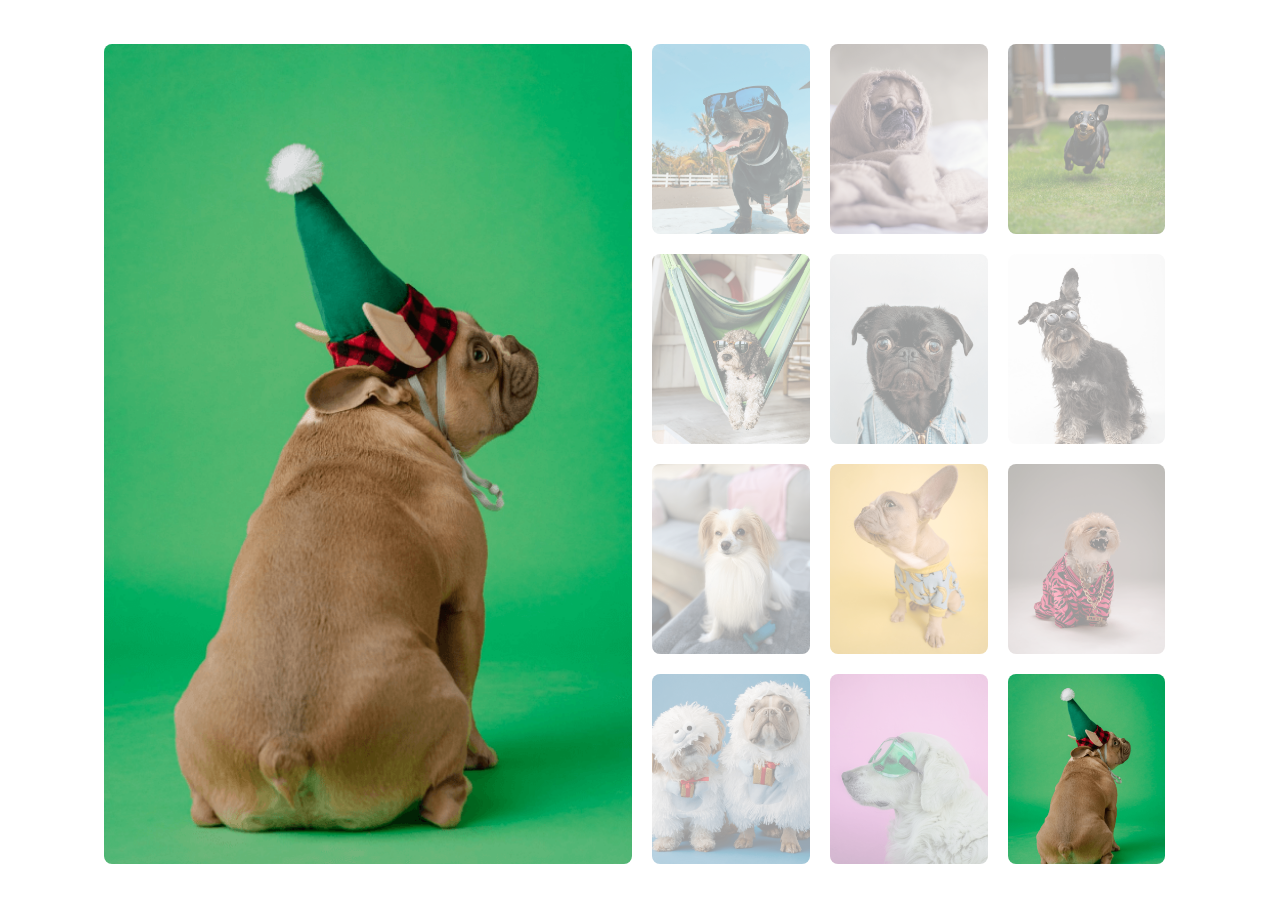
<file: index.html>
<!DOCTYPE HTML>
<html lang="en">
<head>
    <meta http-equiv="Content-Type" content="text/html; charset=utf-8"/>
    <title>components-libary | Slider Thumbs</title> 
    <meta name="viewport" content="width=device-width, initial-scale=1, maximum-scale=1, user-scalable=0"/>
    <link href="https://fonts.googleapis.com/css2?family=Poppins:wght@200;300;400;500;600;700;800;900&display=swap" rel="stylesheet">
    <link type="text/css" href="assets/css/font-awesome.css" rel="stylesheet"/>
    <link type="text/css" href="assets/css/ionicons.min.css" rel="stylesheet"/>
    <link type="text/css" href="assets/css/flexslider.css" rel="stylesheet"/>
    <link type="text/css" href="style.css" rel="stylesheet"/>
    <!--[if lt IE 9]><script src="assets/js/modernizr.min.js" type="text/javascript"></script><![endif]-->
</head>
<body>
    <div id="wrapper">
        <div class="thumbs_slider_area">
            <div class="thumbs_slider_wrap">
                <div id="thumbs_slider" class="flexslider">
                    <ul class="slides">
                        <li data-thumb="assets/images/thumbsdog_1.png">
                            <div class="search_result_img">
                                <img src="assets/images/thumbsdog_1.png" alt="" />
                            </div>
                        </li>

                        <li data-thumb="assets/images/thumbsdog_2.png">
                            <div class="search_result_img">
                                <img src="assets/images/thumbsdog_2.png" alt="" />
                            </div>
                        </li>

                        <li data-thumb="assets/images/thumbsdog_3.png">
                            <div class="search_result_img">
                                <img src="assets/images/thumbsdog_3.png" alt="" />
                            </div>
                        </li>

                        <li data-thumb="assets/images/thumbsdog_4.png">
                            <div class="search_result_img">
                                <img src="assets/images/thumbsdog_4.png" alt="" />
                            </div>
                        </li>

                        <li data-thumb="assets/images/thumbsdog_5.png">
                            <div class="search_result_img">
                                <img src="assets/images/thumbsdog_5.png" alt="" />
                            </div>
                        </li>

                        <li data-thumb="assets/images/thumbsdog_6.png">
                            <div class="search_result_img">
                                <img src="assets/images/thumbsdog_6.png" alt="" />
                            </div>
                        </li>

                        <li data-thumb="assets/images/thumbsdog_7.png">
                            <div class="search_result_img">
                                <img src="assets/images/thumbsdog_7.png" alt="" />
                            </div>
                        </li>

                        <li data-thumb="assets/images/thumbsdog_8.png">
                            <div class="search_result_img">
                                <img src="assets/images/thumbsdog_8.png" alt="" />
                            </div>
                        </li>

                        <li data-thumb="assets/images/thumbsdog_9.png">
                            <div class="search_result_img">
                                <img src="assets/images/thumbsdog_9.png" alt="" />
                            </div>
                        </li>

                        <li data-thumb="assets/images/thumbsdog_10.png">
                            <div class="search_result_img">
                                <img src="assets/images/thumbsdog_10.png" alt="" />
                            </div>
                        </li>

                        <li data-thumb="assets/images/thumbsdog_11.png">
                            <div class="search_result_img">
                                <img src="assets/images/thumbsdog_11.png" alt="" />
                            </div>
                        </li>

                        <li data-thumb="assets/images/thumbsdog_12.png">
                            <div class="search_result_img">
                                <img src="assets/images/thumbsdog_12.png" alt="" />
                            </div>
                        </li>
                    </ul>
                </div>
            </div>
        </div>
    </div>
    <script src="assets/js/jquery.min.js"></script>
    <script src="assets/js/jquery.flexslider.js"></script>
    <script src="assets/js/custom.js"></script>

    <script>
        jQuery(window).load(function() {
            // thumbs_slider
            var thumbs_slider = jQuery("#thumbs_slider");
            thumbs_slider.flexslider({
                controlNav: false,
                directionNav: false,
                animationLoop: true, 
                touch: true,
                animation: "slide",
                controlNav: "thumbnails",
                slideshowSpeed: 2500,
                animationSpeed: 700,
                startAt: -1,
            });
        });
    </script>
</body>
</html>
</file>
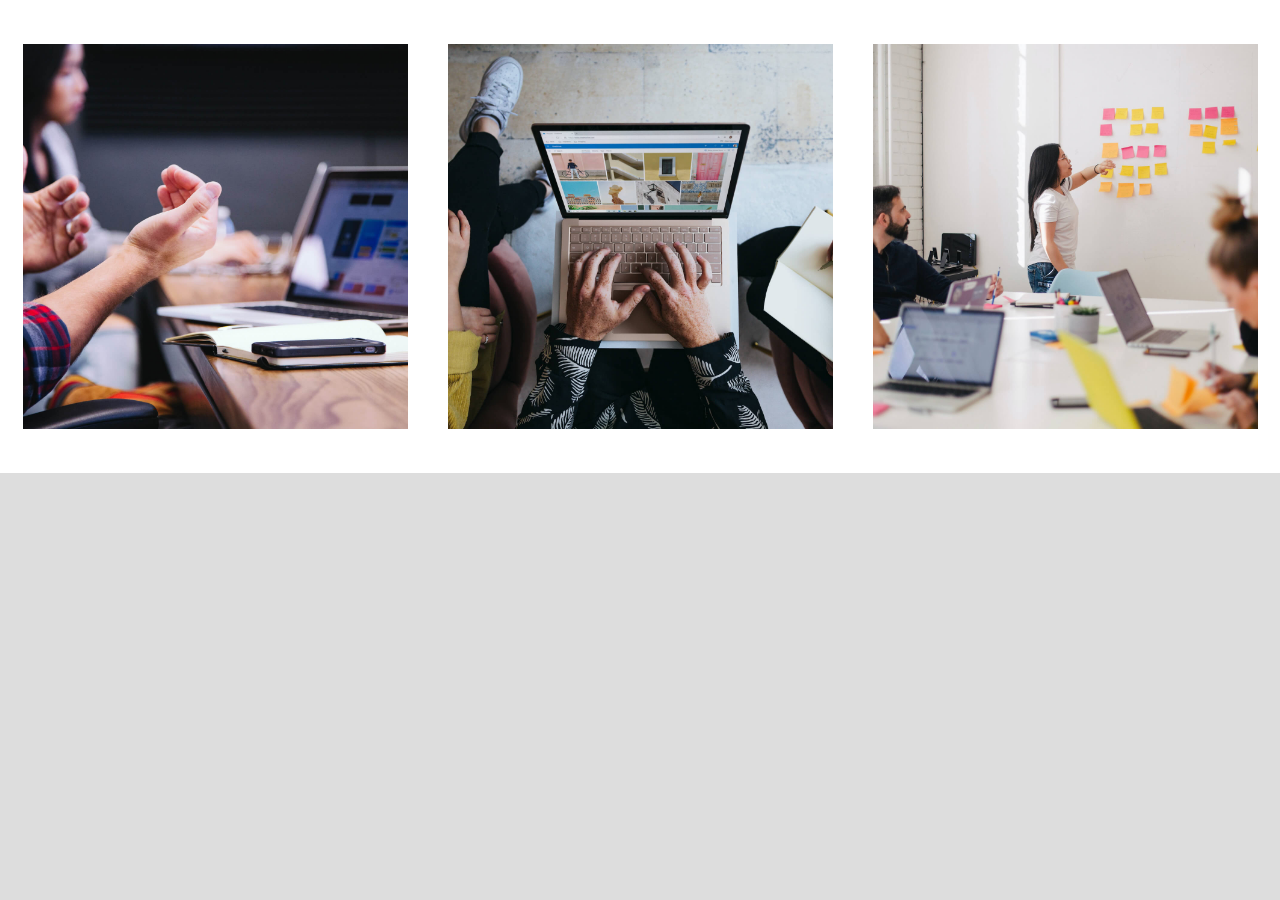
<file: carouselsPadding.html>
<!DOCTYPE HTML>
<html lang="">
<head>
    <title>components-libary | CarouslStage</title>
    <meta name="viewport" content="width=device-width, initial-scale=1, maximum-scale=1, user-scalable=0"/>
    <link href="https://fonts.googleapis.com/css2?family=Poppins:wght@200;300;400;500;600;700;800;900&display=swap" rel="stylesheet">
    <link type="text/css" href="assets/css/font-awesome.css" rel="stylesheet"/>
    <link type="text/css" href="assets/css/ionicons.min.css" rel="stylesheet"/>
    <link type="text/css" href="assets/css/owl.carousel.css" rel="stylesheet"/>

    <link type="text/css" href="assets/css/slick.css" rel="stylesheet">
    <link type="text/css" href="assets/css/slick-theme.css" rel="stylesheet">
    <link type="text/css" href="style.css" rel="stylesheet"/>
    <!--[if lt IE 9]><script src="assets/js/modernizr.min.js" type="text/javascript"></script><![endif]-->
</head>
<body>
    <div id="wrapper"><!--strat wrapper-->
        <div class="slick_slider_area">
            <div class="slick_slider_wrap">
                <div class="slick_slider_box">
                    <div class="slick_slider_item">
                        <div class="slick_slider_img"><img src="assets/images/carouselsPadding_2.jpg" alt=""></div>
                    </div>

                    <div class="slick_slider_item">
                        <div class="slick_slider_img"><img src="assets/images/carouselsPadding_3.jpg" alt=""></div>
                    </div>

                    <div class="slick_slider_item">
                        <div class="slick_slider_img"><img src="assets/images/carouselsPadding_4.jpg" alt=""></div>
                    </div>

                    <div class="slick_slider_item">
                        <div class="slick_slider_img"><img src="assets/images/carouselsPadding_5.jpg" alt=""></div>
                    </div>

                    <div class="slick_slider_item">
                        <div class="slick_slider_img"><img src="assets/images/carouselsPadding_3.jpg" alt=""></div>
                    </div>

                    <div class="slick_slider_item">
                        <div class="slick_slider_img"><img src="assets/images/carouselsPadding_3.jpg" alt=""></div>
                    </div>

                    <div class="slick_slider_item">
                        <div class="slick_slider_img"><img src="assets/images/carouselsPadding_4.jpg" alt=""></div>
                    </div>

                    <div class="slick_slider_item">
                        <div class="slick_slider_img"><img src="assets/images/carouselsPadding_5.jpg" alt=""></div>
                    </div>

                    <div class="slick_slider_item">
                        <div class="slick_slider_img"><img src="assets/images/carouselsPadding_1.jpg" alt=""></div>
                    </div>
                </div>
            </div>
        </div>
    </div><!--//end #wrapper-->

    <script src="assets/js/jquery.min.js"></script>
    <script src="assets/js/owl.carousel.js"></script>
    <script src="assets/js/slick.min.js"></script>
    <script src="assets/js/custom.js"></script>

    <script>
        jQuery(document).ready(function(){
            // carouselpadding slider
            var slick_slider_box = jQuery(".slick_slider_box");
            slick_slider_box.slick({
                slidesToShow: 3,
                infinite: true,
                slidesToScroll: 1,
                autoplay: false,
                autoplaySpeed: 2000,
                arrows: false,
                dots: false,
                appendDots:jQuery('.slider-controls'),
                centerMode: false,
                centerPadding: '0px',
                // vertical: true,
                horizontal: true,
                responsive: [
                    {
                        breakpoint: 1025,
                        settings: {
                            slidesToShow: 1,
                        }
                    },
                    {
                        breakpoint: 991,
                        settings: {
                            slidesToShow: 1,
                        }
                    },
                ]
            });
        });
    </script>
</body>
</html>
</file>
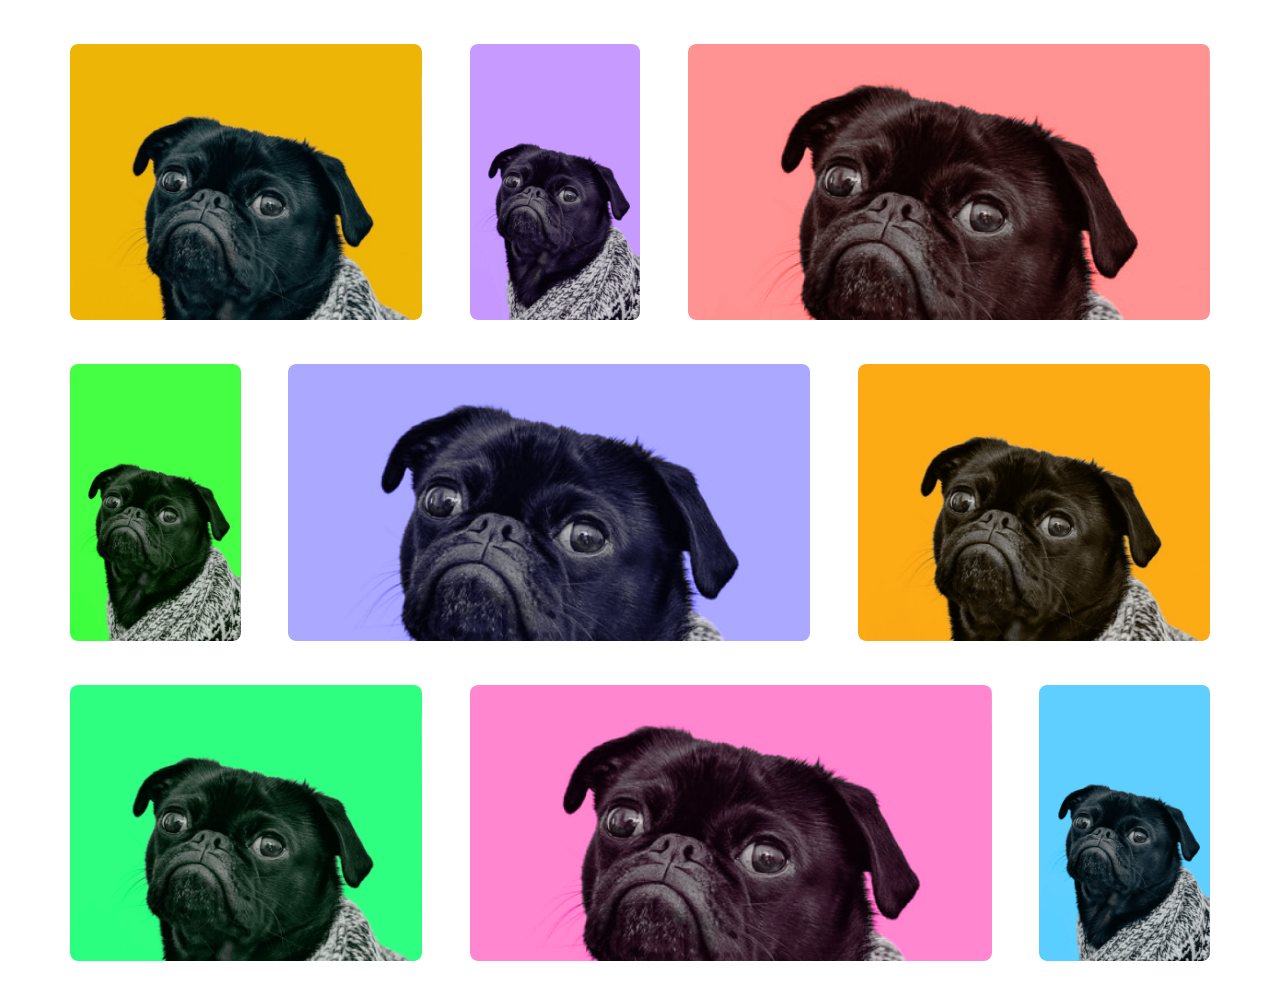
<file: doggo.html>
<!DOCTYPE HTML>
<html lang="en">
<head>
    <meta http-equiv="Content-Type" content="text/html; charset=utf-8"/>
    <title>components-libary | Doggo</title> 
    <meta name="viewport" content="width=device-width, initial-scale=1, maximum-scale=1, user-scalable=0"/>
    <link href="https://fonts.googleapis.com/css2?family=Poppins:wght@200;300;400;500;600;700;800;900&display=swap" rel="stylesheet">
    <link type="text/css" href="assets/css/font-awesome.css" rel="stylesheet"/>
    <link type="text/css" href="assets/css/ionicons.min.css" rel="stylesheet"/>
    <link type="text/css" href="style.css" rel="stylesheet"/>
    <!--[if lt IE 9]><script src="assets/js/modernizr.min.js" type="text/javascript"></script><![endif]-->
</head>
<body>
    <div id="wrapper">
        <div class="doggo_area">
            <div class="doggo_wrap">
                <div class="doggo_bx">
                    <div class="doggo_col col_md">
                        <div class="doggo_col_inner">
                            <div class="doggo_img">
                                <a href="#"><img src="assets/images/doggo_1.png" alt=""></a>
                            </div>
                            <div class="doggo_info">
                                <div class="fullscreen_icon">
                                    <img src="assets/images/fullscreen_icon.svg" alt="">
                                </div>
                                <p>"Why do fathers take an extra pair of socks when they go golfing?" "In case they get a hole in one!"</p>
                            </div>
                        </div>
                    </div>

                    <div class="doggo_col col_sm">
                        <div class="doggo_col_inner">
                            <div class="doggo_img">
                                <a href="#"><img src="assets/images/doggo_2.png" alt=""></a>
                            </div>

                            <div class="doggo_info">
                                <div class="fullscreen_icon">
                                    <img src="assets/images/fullscreen_icon.svg" alt="">
                                </div>
                                <p>"I'm afraid for the calendar. Its days are numbered."</p>
                            </div>
                        </div>
                    </div>

                    <div class="doggo_col col_lg">
                        <div class="doggo_col_inner">
                            <div class="doggo_img">
                                <a href="#"><img src="assets/images/doggo_3.png" alt=""></a>
                            </div>

                            <div class="doggo_info">
                                <div class="fullscreen_icon">
                                    <img src="assets/images/fullscreen_icon.svg" alt="">
                                </div>
                                <p>"My wife said I should do lunges to stay in shape. That would be a big step forward."</p>
                            </div>
                        </div>
                    </div>

                    <div class="doggo_col col_sm">
                        <div class="doggo_col_inner">
                            <div class="doggo_img">
                                <a href="#"><img src="assets/images/doggo_4.png" alt=""></a>
                            </div>

                            <div class="doggo_info">
                                <div class="fullscreen_icon">
                                    <img src="assets/images/fullscreen_icon.svg" alt="">
                                </div>
                                <p>"How does a taco say grace?" "Lettuce pray."</p>
                            </div>
                        </div>
                    </div>

                    <div class="doggo_col col_lg tbl_col_lg">
                        <div class="doggo_col_inner">
                            <div class="doggo_img">
                                <a href="#"><img src="assets/images/doggo_5.png" alt=""></a>
                            </div>

                            <div class="doggo_info">
                                <div class="fullscreen_icon">
                                    <img src="assets/images/fullscreen_icon.svg" alt="">
                                </div>
                                <p>"Singing in the shower is fun until you get soap in your mouth. Then it's a soap opera."</p>
                            </div>
                        </div>
                    </div>

                    <div class="doggo_col col_md tbl_col_sm">
                        <div class="doggo_col_inner">
                            <div class="doggo_img">
                                <a href="#"><img src="assets/images/doggo_6.png" alt=""></a>
                            </div>

                            <div class="doggo_info">
                                <div class="fullscreen_icon">
                                    <img src="assets/images/fullscreen_icon.svg" alt="">
                                </div>
                                <p>"What do a tick and the Eiffel Tower have in common?" "They're both Paris sites."</p>
                            </div>
                        </div>
                    </div>

                    <div class="doggo_col col_md">
                        <div class="doggo_col_inner">
                            <div class="doggo_img">
                                <a href="#"><img src="assets/images/doggo_7.png" alt=""></a>
                            </div>

                            <div class="doggo_info">
                                <div class="fullscreen_icon">
                                    <img src="assets/images/fullscreen_icon.svg" alt="">
                                </div>
                                <p>"What do you call a fish wearing a bowtie?" "Sofishticated."</p>
                            </div>
                        </div>
                    </div>

                    <div class="doggo_col col_lg">
                        <div class="doggo_col_inner">
                            <div class="doggo_img">
                                <a href="#"><img src="assets/images/doggo_8.png" alt=""></a>
                            </div>

                            <div class="doggo_info">
                                <div class="fullscreen_icon">
                                    <img src="assets/images/fullscreen_icon.svg" alt="">
                                </div>
                                <p>"I have a joke about chemistry, but I don't think it will get a reaction."</p>
                            </div>
                        </div>
                    </div>

                    <div class="doggo_col col_sm">
                        <div class="doggo_col_inner">
                            <div class="doggo_img">
                                <a href="#"><img src="assets/images/doggo_9.png" alt=""></a>
                            </div>

                            <div class="doggo_info">
                                <div class="fullscreen_icon">
                                    <img src="assets/images/fullscreen_icon.svg" alt="">
                                </div>
                                <p>"Where do fruits go on vacation?" "Pear-is!"</p>
                            </div>
                        </div>
                    </div>
                </div>
            </div>
        </div>
    </div>
    <script src="assets/js/jquery.min.js"></script>
    <script src="assets/js/jquery.flexslider.js"></script>
    <script src="assets/js/custom.js"></script>
</body>
</html>
</file>
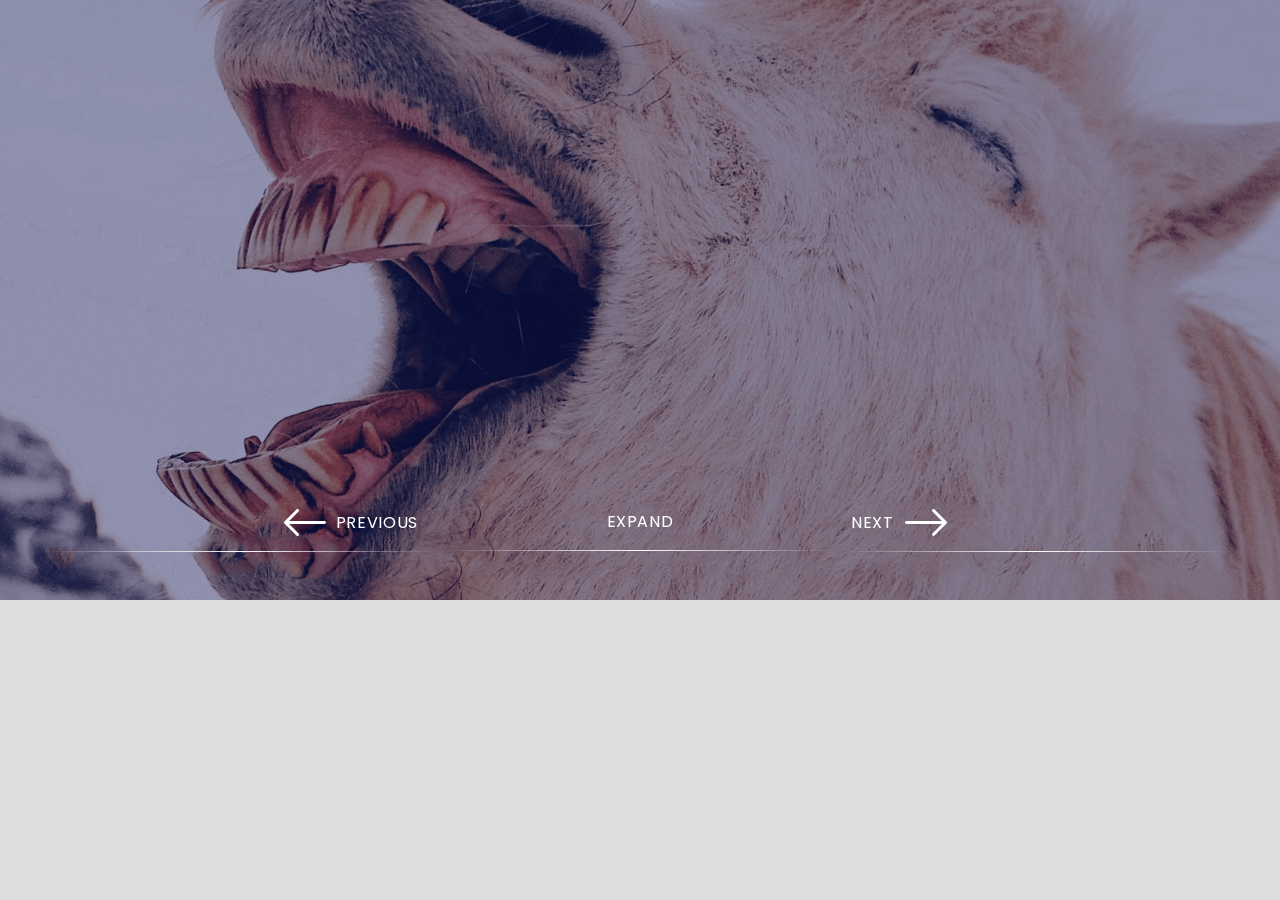
<file: expand-slider.html>
<!DOCTYPE HTML>
<html lang="en">
<head>
    <meta http-equiv="Content-Type" content="text/html; charset=utf-8"/>
    <title>components-libary | Expand slider</title> 
    <meta name="viewport" content="width=device-width, initial-scale=1, maximum-scale=1, user-scalable=0"/>
    <link href="https://fonts.googleapis.com/css2?family=Poppins:wght@200;300;400;500;600;700;800;900&display=swap" rel="stylesheet">
    <link type="text/css" href="assets/css/font-awesome.css" rel="stylesheet"/>
    <link type="text/css" href="assets/css/ionicons.min.css" rel="stylesheet"/>
    <link type="text/css" href="assets/css/flexslider.css" rel="stylesheet"/>
    <link type="text/css" href="assets/css/fancybox.min.css" rel="stylesheet"/>
    <link type="text/css" href="style.css" rel="stylesheet"/>
    <!--[if lt IE 9]><script src="assets/js/modernizr.min.js" type="text/javascript"></script><![endif]-->
</head>
<body>
    <div id="wrapper">
        <div class="slider_area"> <!-- start slider_area -->
            <div class="expand_flex append_expand">
                <a href="assets/images/expand_sliderimg.jpg" data-fancybox="gallery" data-caption="">Expand</a>
            </div>
            <div id="sliderCamel" class="flexslider">
                <ul class="slides">
                    <li>
                        <div class="slideImg only_desktop_view lp_viewNone">
                            <a href="assets/images/expand_sliderimg.jpg" data-fancybox="gallery" data-caption=""><img src="assets/images/expand_sliderimg.jpg" alt=""></a>
                        </div>
                        <div class="slideImg only_lp_view">
                            <a href="assets/images/expand_sliderimLP.png" data-fancybox="gallery" data-caption=""><img src="assets/images/expand_sliderimLP.png" alt=""></a>
                        </div>
                        <div class="slideImg only_tbl_view">
                            <a href="assets/images/expand_sliderimTBL.png" data-fancybox="gallery" data-caption=""><img src="assets/images/expand_sliderimTBL.png" alt=""></a>
                        </div>
                        <div class="slideImg only_mobile_view">
                            <a href="assets/images/expand_sliderimgMB.jpg" data-fancybox="gallery" data-caption=""><img src="assets/images/expand_sliderimgMB.jpg" alt=""></a>
                        </div>
                    </li>
                    <li>
                        <div class="slideImg only_desktop_view lp_viewNone">
                            <a href="assets/images/expand_sliderimg.jpg" data-fancybox="gallery" data-caption=""><img src="assets/images/expand_sliderimg.jpg" alt=""></a>
                        </div>
                        <div class="slideImg only_lp_view">
                            <a href="assets/images/expand_sliderimLP.png" data-fancybox="gallery" data-caption=""><img src="assets/images/expand_sliderimLP.png" alt=""></a>
                        </div>
                        <div class="slideImg only_tbl_view">
                            <a href="assets/images/expand_sliderimTBL.png" data-fancybox="gallery" data-caption=""><img src="assets/images/expand_sliderimTBL.png" alt=""></a>
                        </div>
                        <div class="slideImg only_mobile_view">
                            <a href="assets/images/expand_sliderimgMB.jpg" data-fancybox="gallery" data-caption=""><img src="assets/images/expand_sliderimgMB.jpg" alt=""></a>
                        </div>
                    </li>
                </ul>
            </div>
        </div> <!-- end slider_area -->
    </div>
    <script src="assets/js/jquery.min.js"></script>
    <script src="assets/js/jquery.flexslider.js"></script>
    <script src="assets/js/fancybox.min.js"></script>
    <script src="assets/js/custom.js"></script>

    <script>
        jQuery(window).load(function() {
            // expand_slider
            var expand_slider = jQuery("#sliderCamel");
            expand_slider.flexslider({
                animation: "slide",
                animationLoop: false, 
                slideshowSpeed: 1500, 
                animationSpeed: 500,  
                touch: true,
                controlNav: false,
                directionNav: true,
                drag: true,
                simulateTouch: true, 
                // mousewheel: true,
            });
            

            var createLI = document.createElement("li");
            createLI.className = "expand_flex";
            var createAchor = document.createElement("a");
            createAchor.className = "expand_flexAchor";
            var achortext = document.createTextNode("Expand");
            jQuery(jQuery(createAchor)).append(achortext);
            var pushElement = jQuery(jQuery(createLI)).append(createAchor);
            jQuery('.slider_area .flex-direction-nav').append(pushElement);

            jQuery(window).resize(function() {
                var WindowSize = jQuery(this).width();
                var innerHtmlChange = jQuery(".flex-nav-prev > .flex-prev");
                if(WindowSize < 991) {
                    innerHtmlChange.html('Back');
                }else {
                    innerHtmlChange.html('Previous');
                }
            });
        });

        (function($) {
            $('.expand_flex p').click(function() {
                jQuery('[data-fancybox="gallery"]').fancybox({
                    buttons: [
                        "slideShow",
                        "thumbs",
                        "zoom",
                        "fullScreen",
                        // "share",
                        "close",
                    ],
                    loop: true,
                    protect: false
                });
            });

            setInterval(appendExpandF, 1000);
            function appendExpandF() {
                var append_expand = jQuery(".append_expand");
                jQuery('.slider_area .flex-direction-nav').append(append_expand);
            }
        })(jQuery);
    </script>
</body>
</html>
</file>
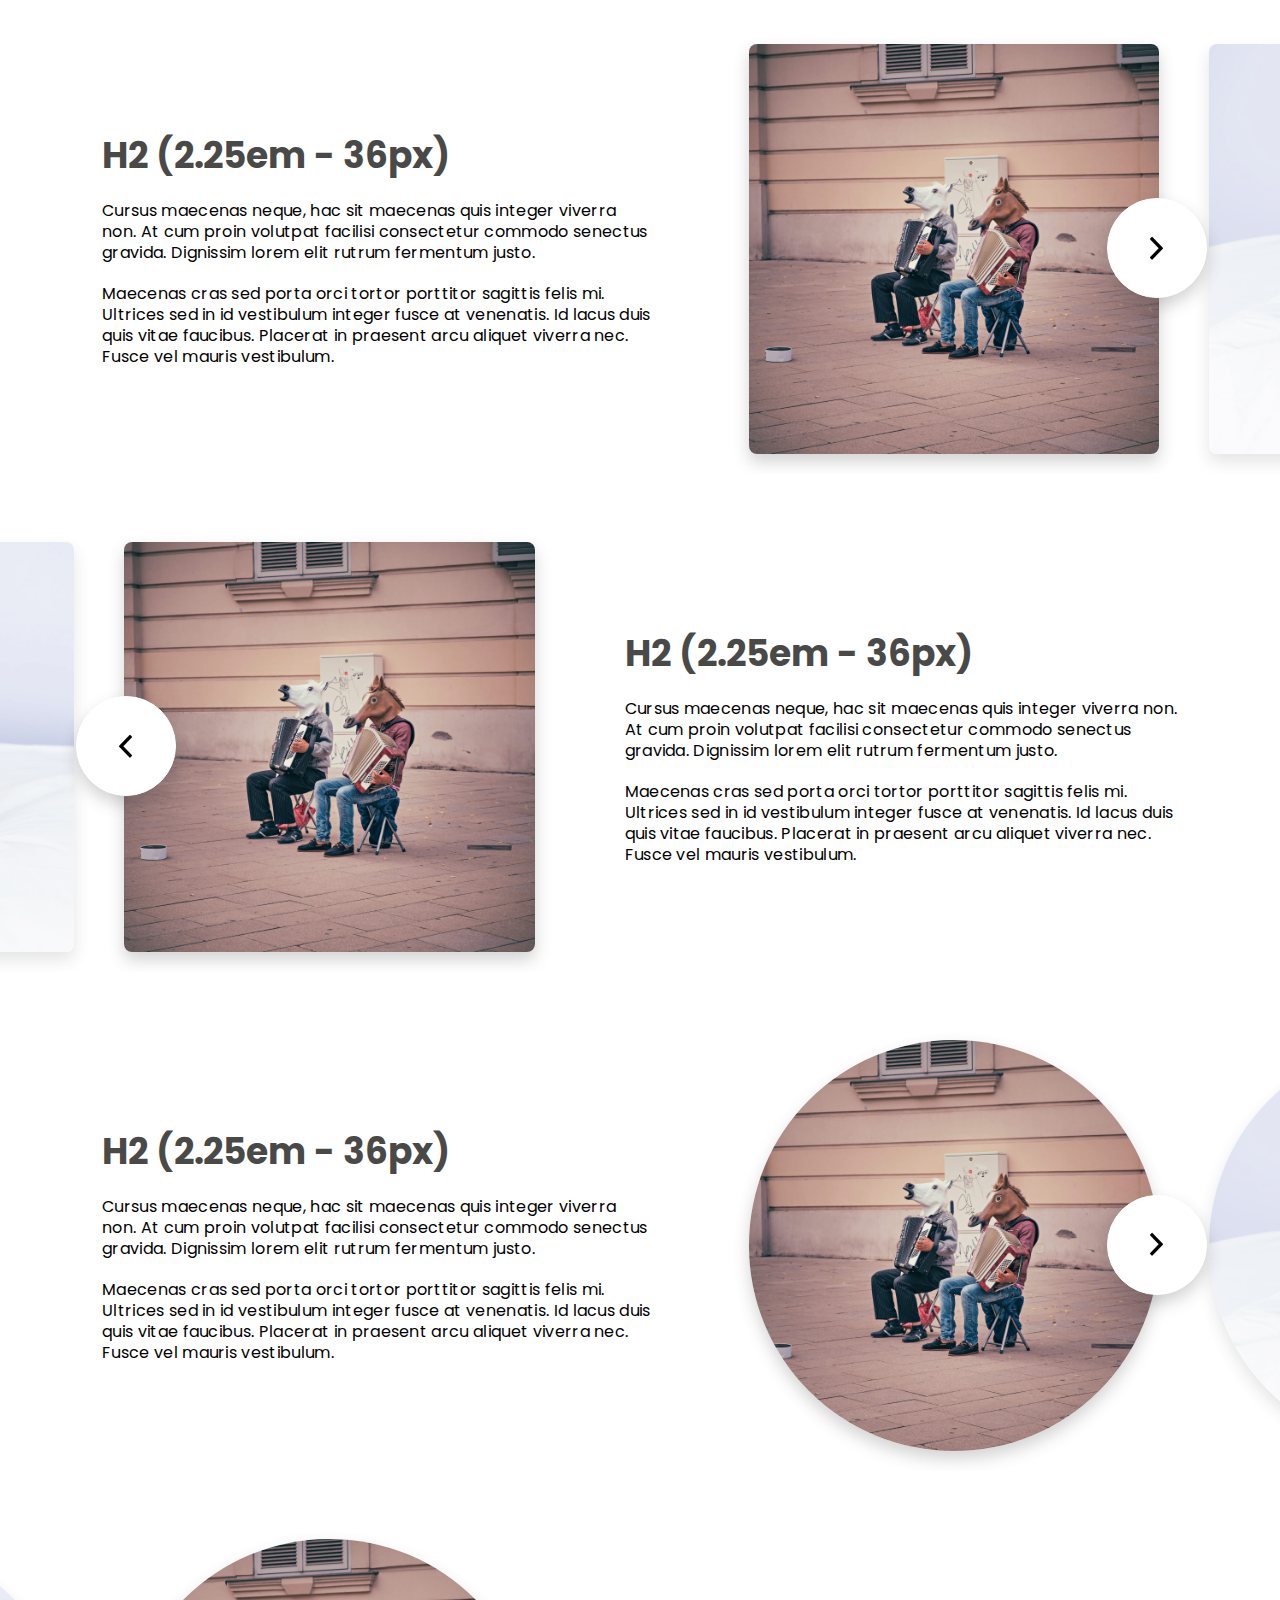
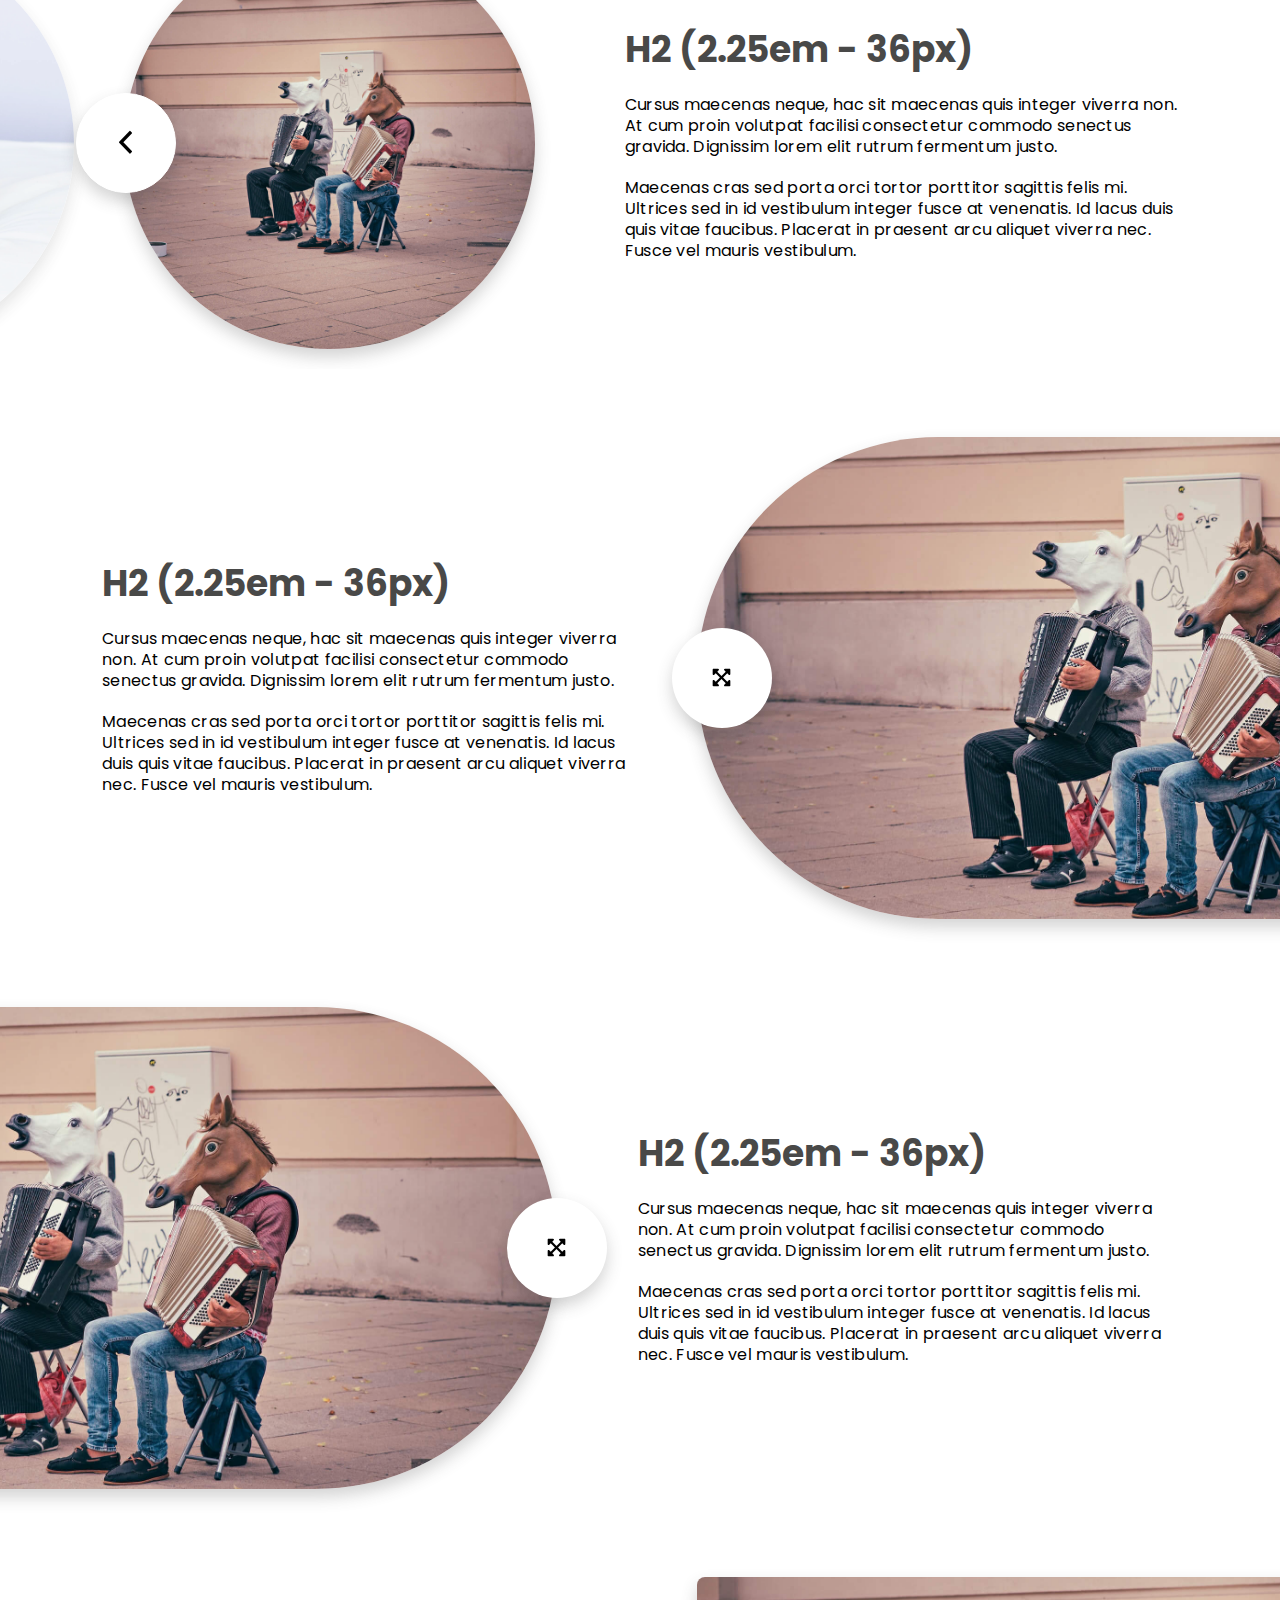
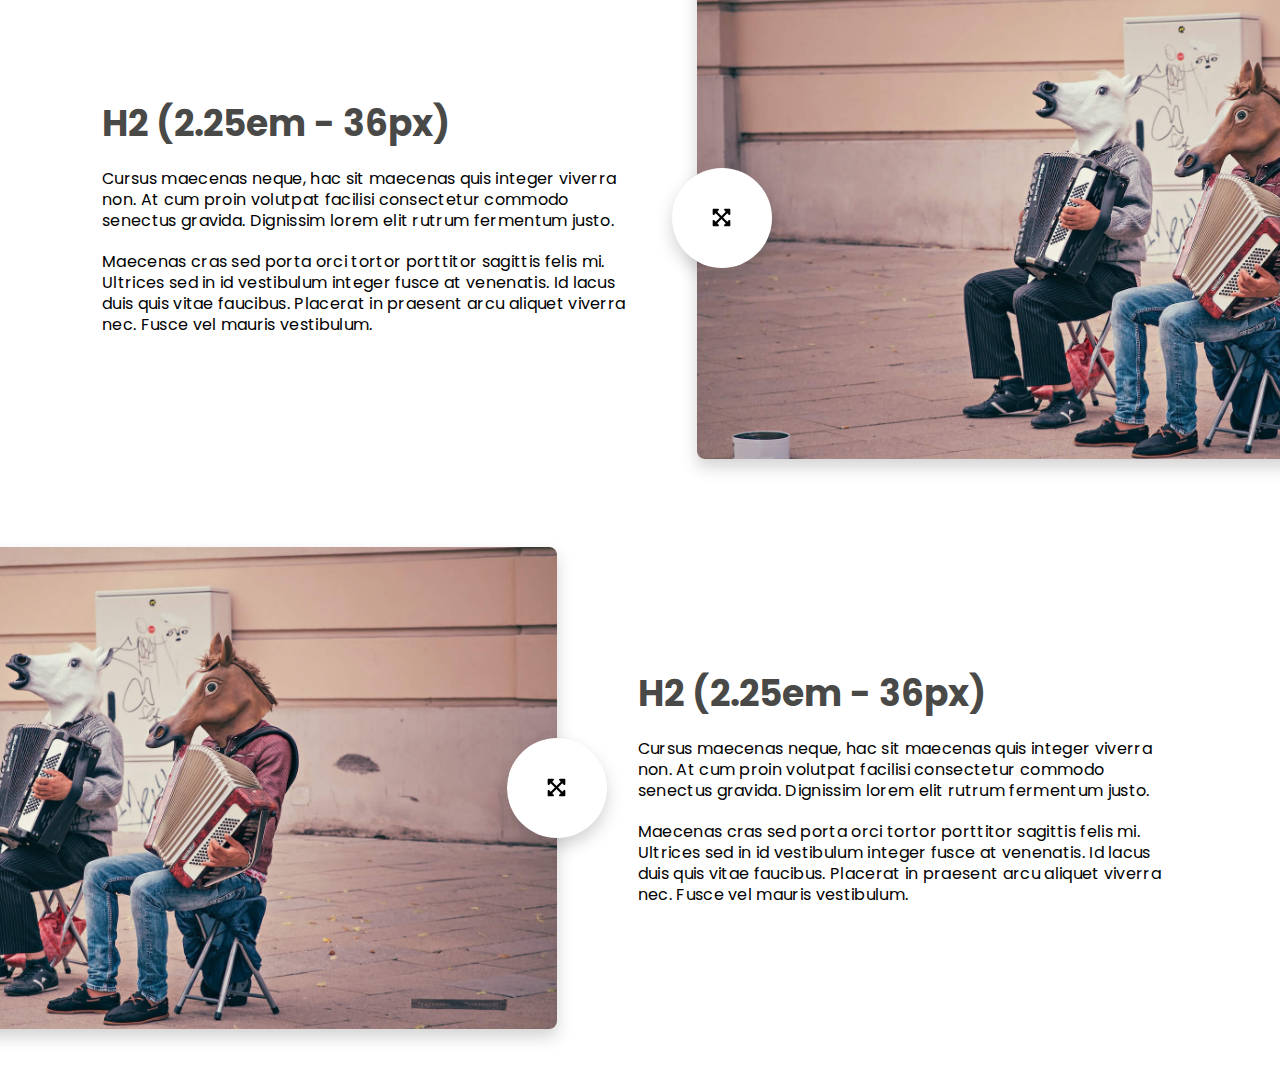
<file: expand_carousels.html>
<!DOCTYPE HTML>
<html lang="">
<head>
    <title>components-libary | Expand Carousels</title>
    <meta name="viewport" content="width=device-width, initial-scale=1, maximum-scale=1, user-scalable=0"/>
    <link href="https://fonts.googleapis.com/css2?family=Poppins:wght@200;300;400;500;600;700;800;900&display=swap" rel="stylesheet">
    <link type="text/css" href="assets/css/font-awesome.css" rel="stylesheet"/>
    <link type="text/css" href="assets/css/ionicons.min.css" rel="stylesheet"/>
    <link type="text/css" href="assets/css/owl.carousel.css" rel="stylesheet"/>
    <link type="text/css" href="assets/css/fancybox.min.css" rel="stylesheet"/>
    <link type="text/css" href="style.css" rel="stylesheet"/>
    <!--[if lt IE 9]><script src="assets/js/modernizr.min.js" type="text/javascript"></script><![endif]-->
</head>
<body>
    <div id="wrapper"><!--strat wrapper-->
        <div class="expadCarousels_area">
            <div class="expadCarousels_wrap">
                <div class="expadCarousels_info_bx">
                    <div class="testimonialsDog_info">
                        <h2>H2 (2.25em - 36px)</h2>
                        <p>Cursus maecenas neque, hac sit maecenas quis integer viverra non. At cum proin volutpat facilisi consectetur commodo senectus gravida. Dignissim lorem elit rutrum fermentum justo.</p>
                        <p>Maecenas cras sed porta orci tortor porttitor sagittis felis mi. Ultrices sed in id vestibulum integer fusce at venenatis. Id lacus duis quis vitae faucibus. Placerat in praesent arcu aliquet viverra nec. Fusce vel mauris vestibulum.</p>
                    </div>
                </div>

                <div class="expadCarousels_silder_bx">
                    <div class="expadCarousels_silder_bx_inner">
                        <div class="expadCarousels_silder RightexpadCarousels_silder owl-carousel">
                            <div class="expadCarousels_item">
                                <div class="expadCarousels_bg">
                                    <div class="expadCarousels_img">
                                        <img src="assets/images/dominik_carousel_img1.jpg" alt="">
                                    </div>
                                </div>
                            </div>

                            <div class="expadCarousels_item">
                                <div class="expadCarousels_bg">
                                    <div class="expadCarousels_img">
                                        <img src="assets/images/dominik_carousel_img2.jpg" alt="">
                                    </div>
                                </div>
                            </div>

                            <div class="expadCarousels_item">
                                <div class="expadCarousels_bg">
                                    <div class="expadCarousels_img">
                                        <img src="assets/images/dominik_carousel_img3.jpg" alt="">
                                    </div>
                                </div>
                            </div>
                        </div>
                    </div>
                </div>
            </div>
        </div>

        <div class="expadCarousels_area expadCarouselsCOLReverse">
            <div class="expadCarousels_wrap">
                <div class="expadCarousels_info_bx">
                    <div class="testimonialsDog_info">
                        <h2>H2 (2.25em - 36px)</h2>
                        <p>Cursus maecenas neque, hac sit maecenas quis integer viverra non. At cum proin volutpat facilisi consectetur commodo senectus gravida. Dignissim lorem elit rutrum fermentum justo.</p>
                        <p>Maecenas cras sed porta orci tortor porttitor sagittis felis mi. Ultrices sed in id vestibulum integer fusce at venenatis. Id lacus duis quis vitae faucibus. Placerat in praesent arcu aliquet viverra nec. Fusce vel mauris vestibulum.</p>
                    </div>
                </div>

                <div class="expadCarousels_silder_bx">
                    <div class="expadCarousels_silder_bx_inner">
                        <div class="expadCarousels_silder LeftexpadCarousels_silder owl-carousel">
                            <div class="expadCarousels_item">
                                <div class="expadCarousels_bg">
                                    <div class="expadCarousels_img">
                                        <img src="assets/images/dominik_carousel_img1.jpg" alt="">
                                    </div>
                                </div>
                            </div>

                            <div class="expadCarousels_item">
                                <div class="expadCarousels_bg">
                                    <div class="expadCarousels_img">
                                        <img src="assets/images/dominik_carousel_img2.jpg" alt="">
                                    </div>
                                </div>
                            </div>

                            <div class="expadCarousels_item">
                                <div class="expadCarousels_bg">
                                    <div class="expadCarousels_img">
                                        <img src="assets/images/dominik_carousel_img3.jpg" alt="">
                                    </div>
                                </div>
                            </div>
                        </div>
                    </div>
                </div>
            </div>
        </div>

        <div class="expadCarousels_area">
            <div class="expadCarousels_wrap">
                <div class="expadCarousels_info_bx">
                    <div class="testimonialsDog_info">
                        <h2>H2 (2.25em - 36px)</h2>
                        <p>Cursus maecenas neque, hac sit maecenas quis integer viverra non. At cum proin volutpat facilisi consectetur commodo senectus gravida. Dignissim lorem elit rutrum fermentum justo.</p>
                        <p>Maecenas cras sed porta orci tortor porttitor sagittis felis mi. Ultrices sed in id vestibulum integer fusce at venenatis. Id lacus duis quis vitae faucibus. Placerat in praesent arcu aliquet viverra nec. Fusce vel mauris vestibulum.</p>
                    </div>
                </div>

                <div class="expadCarousels_silder_bx">
                    <div class="expadCarousels_silder_bx_inner">
                        <div class="expadCarousels_silder RightexpadCarousels_silder owl-carousel cricle_sliderImg">
                            <div class="expadCarousels_item">
                                <div class="expadCarousels_bg">
                                    <div class="expadCarousels_img">
                                        <img src="assets/images/dominik_carousel_img1.jpg" alt="">
                                    </div>
                                </div>
                            </div>

                            <div class="expadCarousels_item">
                                <div class="expadCarousels_bg">
                                    <div class="expadCarousels_img">
                                        <img src="assets/images/dominik_carousel_img2.jpg" alt="">
                                    </div>
                                </div>
                            </div>

                            <div class="expadCarousels_item">
                                <div class="expadCarousels_bg">
                                    <div class="expadCarousels_img">
                                        <img src="assets/images/dominik_carousel_img3.jpg" alt="">
                                    </div>
                                </div>
                            </div>
                        </div>
                    </div>
                </div>
            </div>
        </div>

        <div class="expadCarousels_area expadCarouselsCOLReverse">
            <div class="expadCarousels_wrap">
                <div class="expadCarousels_info_bx">
                    <div class="testimonialsDog_info">
                        <h2>H2 (2.25em - 36px)</h2>
                        <p>Cursus maecenas neque, hac sit maecenas quis integer viverra non. At cum proin volutpat facilisi consectetur commodo senectus gravida. Dignissim lorem elit rutrum fermentum justo.</p>
                        <p>Maecenas cras sed porta orci tortor porttitor sagittis felis mi. Ultrices sed in id vestibulum integer fusce at venenatis. Id lacus duis quis vitae faucibus. Placerat in praesent arcu aliquet viverra nec. Fusce vel mauris vestibulum.</p>
                    </div>
                </div>

                <div class="expadCarousels_silder_bx">
                    <div class="expadCarousels_silder_bx_inner">
                        <div class="expadCarousels_silder LeftexpadCarousels_silder owl-carousel cricle_sliderImg">
                            <div class="expadCarousels_item">
                                <div class="expadCarousels_bg">
                                    <div class="expadCarousels_img">
                                        <img src="assets/images/dominik_carousel_img1.jpg" alt="">
                                    </div>
                                </div>
                            </div>

                            <div class="expadCarousels_item">
                                <div class="expadCarousels_bg">
                                    <div class="expadCarousels_img">
                                        <img src="assets/images/dominik_carousel_img2.jpg" alt="">
                                    </div>
                                </div>
                            </div>

                            <div class="expadCarousels_item">
                                <div class="expadCarousels_bg">
                                    <div class="expadCarousels_img">
                                        <img src="assets/images/dominik_carousel_img3.jpg" alt="">
                                    </div>
                                </div>
                            </div>
                        </div>
                    </div>
                </div>
            </div>
        </div>

        <div class="expadCarousels_area manageWidth">
            <div class="expadCarousels_wrap">
                <div class="expadCarousels_info_bx">
                    <div class="testimonialsDog_info">
                        <h2>H2 (2.25em - 36px)</h2>
                        <p>Cursus maecenas neque, hac sit maecenas quis integer viverra non. At cum proin volutpat facilisi consectetur commodo senectus gravida. Dignissim lorem elit rutrum fermentum justo.</p>
                        <p>Maecenas cras sed porta orci tortor porttitor sagittis felis mi. Ultrices sed in id vestibulum integer fusce at venenatis. Id lacus duis quis vitae faucibus. Placerat in praesent arcu aliquet viverra nec. Fusce vel mauris vestibulum.</p>
                    </div>
                </div>

                <div class="expadCarousels_silder_bx">
                    <div class="expadCarousels_silder_bx_inner">
                        <div class="expadCarousels_silder Haflcricle_sliderImg">
                            <div class="expadCarousels_item">
                                <div class="expadCarousels_bg">
                                    <div class="expadCarousels_img">
                                        <img src="assets/images/dominik_carousel_img1.jpg" alt="">
                                    </div>
                                    <div class="expand_arrow">
                                        <a href="assets/images/dominik_carousel_img1.jpg" data-fancybox="gallery" data-caption=""><img src="assets/images/expand_arrows.svg" alt=""></a>
                                    </div>
                                </div>
                            </div>
                        </div>
                    </div>
                </div>
            </div>
        </div>

        <div class="expadCarousels_area expadCarouselsCOLReverse manageWidthReverse">
            <div class="expadCarousels_wrap">
                <div class="expadCarousels_info_bx">
                    <div class="testimonialsDog_info">
                        <h2>H2 (2.25em - 36px)</h2>
                        <p>Cursus maecenas neque, hac sit maecenas quis integer viverra non. At cum proin volutpat facilisi consectetur commodo senectus gravida. Dignissim lorem elit rutrum fermentum justo.</p>
                        <p>Maecenas cras sed porta orci tortor porttitor sagittis felis mi. Ultrices sed in id vestibulum integer fusce at venenatis. Id lacus duis quis vitae faucibus. Placerat in praesent arcu aliquet viverra nec. Fusce vel mauris vestibulum.</p>
                    </div>
                </div>

                <div class="expadCarousels_silder_bx">
                    <div class="expadCarousels_silder_bx_inner">
                        <div class="expadCarousels_silder Haflcricle_sliderImg">
                            <div class="expadCarousels_item">
                                <div class="expadCarousels_bg">
                                    <div class="expadCarousels_img">
                                        <img src="assets/images/dominik_carousel_img1.jpg" alt="">
                                    </div>
                                    <div class="expand_arrow">
                                        <a href="assets/images/dominik_carousel_img1.jpg" data-fancybox="gallery" data-caption=""><img src="assets/images/expand_arrows.svg" alt=""></a>
                                    </div>
                                </div>
                            </div>
                        </div>
                    </div>
                </div>
            </div>
        </div>

        <div class="expadCarousels_area manageWidth">
            <div class="expadCarousels_wrap">
                <div class="expadCarousels_info_bx">
                    <div class="testimonialsDog_info">
                        <h2>H2 (2.25em - 36px)</h2>
                        <p>Cursus maecenas neque, hac sit maecenas quis integer viverra non. At cum proin volutpat facilisi consectetur commodo senectus gravida. Dignissim lorem elit rutrum fermentum justo.</p>
                        <p>Maecenas cras sed porta orci tortor porttitor sagittis felis mi. Ultrices sed in id vestibulum integer fusce at venenatis. Id lacus duis quis vitae faucibus. Placerat in praesent arcu aliquet viverra nec. Fusce vel mauris vestibulum.</p>
                    </div>
                </div>

                <div class="expadCarousels_silder_bx">
                    <div class="expadCarousels_silder_bx_inner">
                        <div class="expadCarousels_silder square_sliderImg">
                            <div class="expadCarousels_item">
                                <div class="expadCarousels_bg">
                                    <div class="expadCarousels_img">
                                        <img src="assets/images/dominik_carousel_img1.jpg" alt="">
                                    </div>
                                    <div class="expand_arrow">
                                        <a href="assets/images/dominik_carousel_img1.jpg" data-fancybox="gallery" data-caption=""><img src="assets/images/expand_arrows.svg" alt=""></a>
                                    </div>
                                </div>
                            </div>
                        </div>
                    </div>
                </div>
            </div>
        </div>

        <div class="expadCarousels_area expadCarouselsCOLReverse manageWidthReverse">
            <div class="expadCarousels_wrap">
                <div class="expadCarousels_info_bx">
                    <div class="testimonialsDog_info">
                        <h2>H2 (2.25em - 36px)</h2>
                        <p>Cursus maecenas neque, hac sit maecenas quis integer viverra non. At cum proin volutpat facilisi consectetur commodo senectus gravida. Dignissim lorem elit rutrum fermentum justo.</p>
                        <p>Maecenas cras sed porta orci tortor porttitor sagittis felis mi. Ultrices sed in id vestibulum integer fusce at venenatis. Id lacus duis quis vitae faucibus. Placerat in praesent arcu aliquet viverra nec. Fusce vel mauris vestibulum.</p>
                    </div>
                </div>

                <div class="expadCarousels_silder_bx">
                    <div class="expadCarousels_silder_bx_inner">
                        <div class="expadCarousels_silder square_sliderImg">
                            <div class="expadCarousels_item">
                                <div class="expadCarousels_bg">
                                    <div class="expadCarousels_img">
                                        <img src="assets/images/dominik_carousel_img1.jpg" alt="">
                                    </div>
                                    <div class="expand_arrow">
                                        <a href="assets/images/dominik_carousel_img1.jpg" data-fancybox="gallery" data-caption=""><img src="assets/images/expand_arrows.svg" alt=""></a>
                                    </div>
                                </div>
                            </div>
                        </div>
                    </div>
                </div>
            </div>
        </div>
    </div><!--//end #wrapper-->

    <script src="assets/js/jquery.min.js"></script>
    <script src="assets/js/owl.carousel.js"></script>
    <script src="assets/js/fancybox.min.js"></script>
    <script src="assets/js/custom.js"></script>

    <script>
        (function($) {
            $('.expand_arrow > img').click(function() {
                jQuery('[data-fancybox="gallery"]').fancybox({
                    buttons: [
                        "slideShow",
                        "thumbs",
                        "zoom",
                        "fullScreen",
                        "share",
                        "close",
                    ],
                    loop: true,
                    protect: false
                });
            });

        })(jQuery);
    </script>
</body>
</html>
</file>
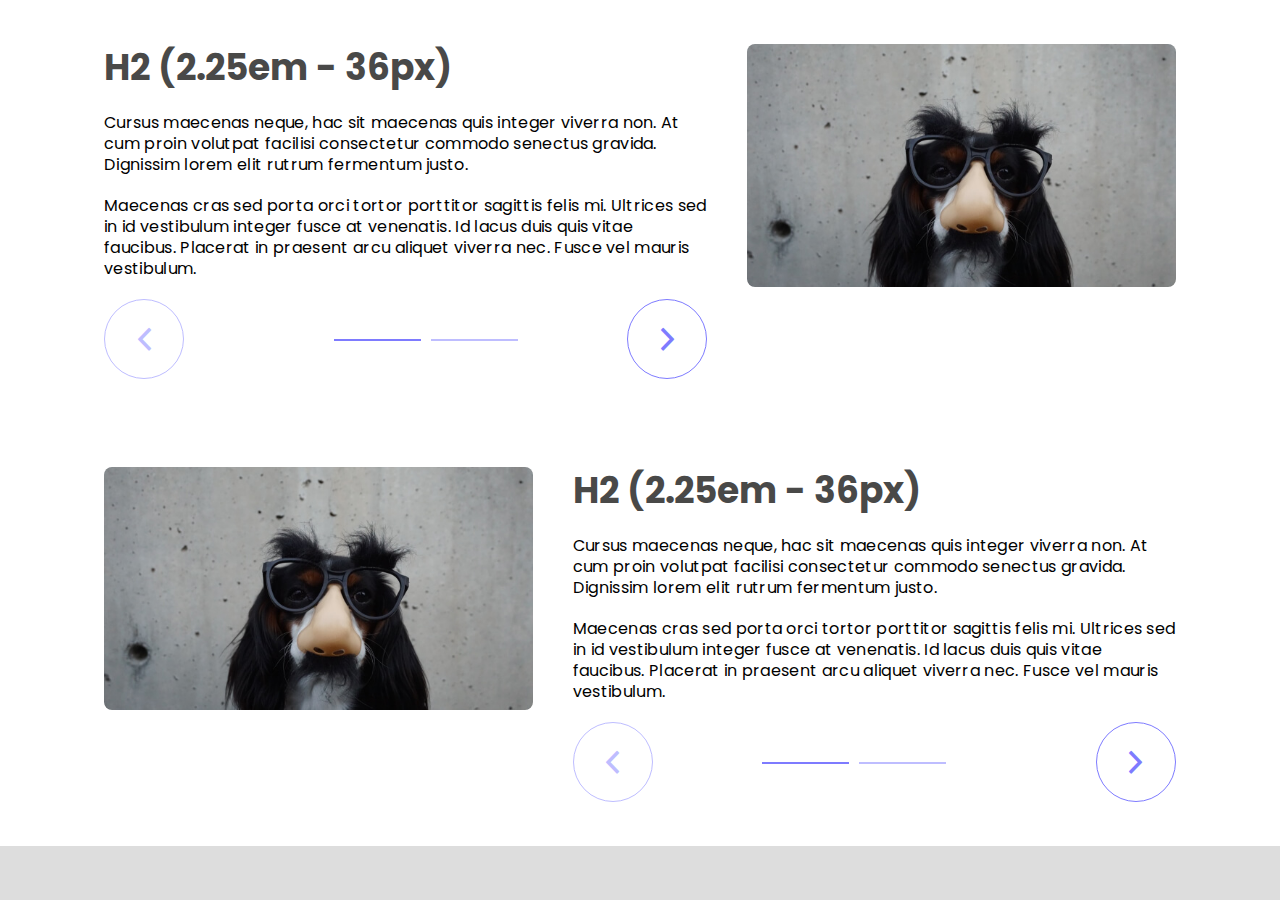
<file: testimonials.html>
<!DOCTYPE HTML>
<html lang="">
<head>
    <title>components-libary | Testimonials</title>
    <meta name="viewport" content="width=device-width, initial-scale=1, maximum-scale=1, user-scalable=0"/>
    <link href="https://fonts.googleapis.com/css2?family=Poppins:wght@200;300;400;500;600;700;800;900&display=swap" rel="stylesheet">
    <link type="text/css" href="assets/css/font-awesome.css" rel="stylesheet"/>
    <link type="text/css" href="assets/css/ionicons.min.css" rel="stylesheet"/>
    <link type="text/css" href="assets/css/owl.carousel.css" rel="stylesheet"/>
    <link type="text/css" href="style.css" rel="stylesheet"/>
    <!--[if lt IE 9]><script src="assets/js/modernizr.min.js" type="text/javascript"></script><![endif]-->
</head>
<body>
    <div id="wrapper"><!--strat wrapper-->
        <div class="testimonialsDog_area append_normal">
            <div class="testimonialsDog_wrap">
                <div class="testimonialsDog_sider_bx">
                    <div class="testimonialsDog_sider">
                        <div class="testimonialsDog_item">
                            <div class="testimonialsDog_bg">
                                <div class="testimonialsDog_info">
                                    <h2>H2 (2.25em - 36px)</h2>
                                    <p>Cursus maecenas neque, hac sit maecenas quis integer viverra non. At cum proin volutpat facilisi consectetur commodo senectus gravida. Dignissim lorem elit rutrum fermentum justo.</p>
                                    <p>Maecenas cras sed porta orci tortor porttitor sagittis felis mi. Ultrices sed in id vestibulum integer fusce at venenatis. Id lacus duis quis vitae faucibus. Placerat in praesent arcu aliquet viverra nec. Fusce vel mauris vestibulum.</p>
                                </div>
                            </div>
                        </div>
                    </div>
                </div>

                <div class="testimonialsDog_img_bx">
                    <div class="testimonialsDog_slider owl-carousel">
                        <div class="testimonialsDog_item">
                            <div class="testimonialsDog_imgMX">
                                <div class="only_desktop_view W100"><img src="assets/images/slider_dogimg.jpg" alt=""></div>
                                <div class="only_mobile_view W100"><img src="assets/images/slider_dogimgMB.jpg" alt=""></div>
                            </div>
                        </div>

                        <div class="testimonialsDog_item">
                            <div class="testimonialsDog_imgMX">
                                <div class="only_desktop_view W100"><img src="assets/images/slider_dogimg.jpg" alt=""></div>
                                <div class="only_mobile_view W100"><img src="assets/images/slider_dogimgMB.jpg" alt=""></div>
                            </div>
                        </div>

                        <div class="testimonialsDog_item">
                            <div class="testimonialsDog_imgMX">
                                <div class="only_desktop_view W100"><img src="assets/images/slider_dogimg.jpg" alt=""></div>
                                <div class="only_mobile_view W100"><img src="assets/images/slider_dogimgMB.jpg" alt=""></div>
                            </div>
                        </div>

                        <div class="testimonialsDog_item">
                            <div class="testimonialsDog_imgMX">
                                <div class="only_desktop_view W100"><img src="assets/images/slider_dogimg.jpg" alt=""></div>
                                <div class="only_mobile_view W100"><img src="assets/images/slider_dogimgMB.jpg" alt=""></div>
                            </div>
                        </div>

                        <div class="testimonialsDog_item">
                            <div class="testimonialsDog_imgMX">
                                <div class="only_desktop_view W100"><img src="assets/images/slider_dogimg.jpg" alt=""></div>
                                <div class="only_mobile_view W100"><img src="assets/images/slider_dogimgMB.jpg" alt=""></div>
                            </div>
                        </div>

                        <div class="testimonialsDog_item">
                            <div class="testimonialsDog_imgMX">
                                <div class="only_desktop_view W100"><img src="assets/images/slider_dogimg.jpg" alt=""></div>
                                <div class="only_mobile_view W100"><img src="assets/images/slider_dogimgMB.jpg" alt=""></div>
                            </div>
                        </div>

                        <div class="testimonialsDog_item">
                            <div class="testimonialsDog_imgMX">
                                <div class="only_desktop_view W100"><img src="assets/images/slider_dogimg.jpg" alt=""></div>
                                <div class="only_mobile_view W100"><img src="assets/images/slider_dogimgMB.jpg" alt=""></div>
                            </div>
                        </div>

                        <div class="testimonialsDog_item">
                            <div class="testimonialsDog_imgMX">
                                <div class="only_desktop_view W100"><img src="assets/images/slider_dogimg.jpg" alt=""></div>
                                <div class="only_mobile_view W100"><img src="assets/images/slider_dogimgMB.jpg" alt=""></div>
                            </div>
                        </div>
                    </div>
                </div>
            </div>
        </div>

        <div class="testimonialsDog_area testimonialsCOLReverse">
            <div class="testimonialsDog_wrap">
                <div class="testimonialsDog_sider_bx">
                    <div class="testimonialsDog_sider"> <!-- owl-carousel -->
                        <div class="testimonialsDog_item">
                            <div class="testimonialsDog_bg">
                                <div class="testimonialsDog_info">
                                    <h2>H2 (2.25em - 36px)</h2>
                                    <p>Cursus maecenas neque, hac sit maecenas quis integer viverra non. At cum proin volutpat facilisi consectetur commodo senectus gravida. Dignissim lorem elit rutrum fermentum justo.</p>
                                    <p>Maecenas cras sed porta orci tortor porttitor sagittis felis mi. Ultrices sed in id vestibulum integer fusce at venenatis. Id lacus duis quis vitae faucibus. Placerat in praesent arcu aliquet viverra nec. Fusce vel mauris vestibulum.</p>
                                </div>
                            </div>
                        </div>
                    </div>
                </div>

                <div class="testimonialsDog_img_bx">
                    <div class="testimonialsDog_slider owl-carousel">
                        <div class="testimonialsDog_item">
                            <div class="testimonialsDog_imgMX">
                                <div class="only_desktop_view W100"><img src="assets/images/slider_dogimg.jpg" alt=""></div>
                                <div class="only_mobile_view W100"><img src="assets/images/slider_dogimgMB.jpg" alt=""></div>
                            </div>
                        </div>

                        <div class="testimonialsDog_item">
                            <div class="testimonialsDog_imgMX">
                                <div class="only_desktop_view W100"><img src="assets/images/slider_dogimg.jpg" alt=""></div>
                                <div class="only_mobile_view W100"><img src="assets/images/slider_dogimgMB.jpg" alt=""></div>
                            </div>
                        </div>

                        <div class="testimonialsDog_item">
                            <div class="testimonialsDog_imgMX">
                                <div class="only_desktop_view W100"><img src="assets/images/slider_dogimg.jpg" alt=""></div>
                                <div class="only_mobile_view W100"><img src="assets/images/slider_dogimgMB.jpg" alt=""></div>
                            </div>
                        </div>

                        <div class="testimonialsDog_item">
                            <div class="testimonialsDog_imgMX">
                                <div class="only_desktop_view W100"><img src="assets/images/slider_dogimg.jpg" alt=""></div>
                                <div class="only_mobile_view W100"><img src="assets/images/slider_dogimgMB.jpg" alt=""></div>
                            </div>
                        </div>

                        <div class="testimonialsDog_item">
                            <div class="testimonialsDog_imgMX">
                                <div class="only_desktop_view W100"><img src="assets/images/slider_dogimg.jpg" alt=""></div>
                                <div class="only_mobile_view W100"><img src="assets/images/slider_dogimgMB.jpg" alt=""></div>
                            </div>
                        </div>

                        <div class="testimonialsDog_item">
                            <div class="testimonialsDog_imgMX">
                                <div class="only_desktop_view W100"><img src="assets/images/slider_dogimg.jpg" alt=""></div>
                                <div class="only_mobile_view W100"><img src="assets/images/slider_dogimgMB.jpg" alt=""></div>
                            </div>
                        </div>

                        <div class="testimonialsDog_item">
                            <div class="testimonialsDog_imgMX">
                                <div class="only_desktop_view W100"><img src="assets/images/slider_dogimg.jpg" alt=""></div>
                                <div class="only_mobile_view W100"><img src="assets/images/slider_dogimgMB.jpg" alt=""></div>
                            </div>
                        </div>

                        <div class="testimonialsDog_item">
                            <div class="testimonialsDog_imgMX">
                                <div class="only_desktop_view W100"><img src="assets/images/slider_dogimg.jpg" alt=""></div>
                                <div class="only_mobile_view W100"><img src="assets/images/slider_dogimgMB.jpg" alt=""></div>
                            </div>
                        </div>
                    </div>
                </div>
            </div>
        </div>
    </div><!--//end #wrapper-->

    <script src="assets/js/jquery.min.js"></script>
    <script src="assets/js/owl.carousel.js"></script>
    <script src="assets/js/custom.js"></script>

    <script>
        jQuery(window).load(function() {
            var doggoParent = jQuery(".testimonialsDog_area");
            var testimonialsDog_Nav = jQuery('.append_normal .owl-nav');
            var testimonialsDog_Dots = jQuery('.append_normal .owl-dots');
            var NavDotsarry = [testimonialsDog_Nav, testimonialsDog_Dots];
            if (doggoParent.hasClass("append_normal")) {
                jQuery('.append_normal .testimonialsDog_sider_bx').append(NavDotsarry);
            }

            var testimonialsCOLReverse_Nav = jQuery('.testimonialsCOLReverse .owl-nav');
            var testimonialsCOLReverse_Dots = jQuery('.testimonialsCOLReverse .owl-dots');
            var NavDotsarryCOLReverse = [testimonialsCOLReverse_Nav, testimonialsCOLReverse_Dots];
            if (doggoParent.hasClass("testimonialsCOLReverse")) {
                jQuery('.testimonialsCOLReverse .testimonialsDog_sider_bx').append(NavDotsarryCOLReverse);
            }
        });
    </script>
</body>
</html>
</file>
<file: style.css>
html, body, div, span, applet, object, iframe, h1, h2, h3, h4, h5, h6, p, blockquote, pre, a, abbr, acronym, address, big, cite, code, del, dfn, em, font, img, ins, kbd, q, s, samp, small, strike, strong, sub, sup, tt, var, b, u, i, center, dl, dt, dd, ol, ul, li, fieldset, form, label, legend, table, caption, tbody, tfoot, thead, tr, th, td {
    margin: 0;
    padding: 0;
    border: 0;
    outline: 0;
    vertical-align: baseline;
}
html {
    font-size: 16px;
}

body {
    color: var(--BlackColor);
    padding: 0;
    margin: 0;
    font-family: 'Poppins', sans-serif;
    font-weight:400;
    background-color: #ddd;
}

ul, ol, li {
    list-style: none;
}
img, fieldset {
    border: none;
}
a {
    text-decoration: none;
    -webkit-transition: all 0.2s ease-out 0.1s;
    -moz-transition: all 0.2s ease-out 0.1s;
    -o-transition: all 0.2s ease-out 0.1s;
    transition: all 0.2s ease-out 0.1s;
}
a:hover {
    text-decoration: none;
}
article, aside, details, figcaption, figure, footer, header, hgroup, main, nav, section, summary {
    display: block;
}
figure {
    margin: 0;
    padding: 0;
}
.clearfix {
    clear: both;
    width: 100%;
}
img {
    max-width: 100%;
    height: auto;
    display: block;
}
embed, iframe, object, video {
    max-width: 100%;
}
html {
    -webkit-text-size-adjust: none;
}
.entry-content img {
    max-width: 100%;
    height: auto;
}

input, textarea {
    -webkit-border-radius: 0;
    -webkit-appearance: none;
}
*, *:before, *:after {
    -moz-box-sizing: border-box;
    -webkit-box-sizing: border-box;
    box-sizing: border-box;
}
input[placeholder], [placeholder], *[placeholder] {
    font-family: 'Poppins', sans-serif;
    color: inherit;
}
*::-webkit-input-placeholder {
color:inherit;
}
*:-moz-placeholder {
 color:inherit;
 opacity:  1;
}
*::-moz-placeholder {
 color:inherit;
 opacity:  1;
}
*:-ms-input-placeholder {
    color:inherit;
}

.only_desktop_view {}
.only_lp_view,
.only_tbl_view,
.only_mobile_view { display: none !important; }
.W100 { width: 100%; }

:root {
    --BlackColor: #000;
    --lightBlackColor: #494948;
    --lightBlackColor2: #02004B;
    --WhiteColor: #fff;
    --PurpleColor: #7E7BFF;
    --lightPurpleColor: #BEBDFF;
}

.testimonialsDog_area {
    background-color: #fff;
    padding: 0 20px;
}
.testimonialsDog_wrap {
    max-width: 1230px;
    margin: 0 auto;
    padding: 44px 0;
    display: flex;
    flex-wrap: wrap;
}
.testimonialsDog_sider_bx {
    width: 60%;
    position: relative;
    padding: 0 40px 80px 0;
}
.testimonialsDog_sider {
    padding-bottom: 20px;
}
.testimonialsDog_item {}
.testimonialsDog_bg {}
.testimonialsDog_info {}
.testimonialsDog_info h2 {
    font-weight: 700;
    font-size: 36px;
    line-height: 48px;
    color: var(--lightBlackColor);
    padding-bottom: 20px;
}
.testimonialsDog_info p {
    font-weight: 400;
    font-size: 16px;
    line-height: 21px;
    letter-spacing: 0.02em;
    color: var(--BlackColor);
    padding-bottom: 20px;
}
.testimonialsDog_info p:last-of-type { padding-bottom: 0; }

/*additional css*/
.testimonialsDog_sider_bx .owl-nav {
    position: absolute;
    margin: 0 auto;
    width: 100%;
    height: auto;
    left: 0;
    right: 0;
    display: flex;
    justify-content: space-between;
}
.testimonialsDog_sider_bx .owl-nav,
.testimonialsDog_sider.owl-carousel .owl-nav {
    max-width: 100%;
    bottom: 0;
}

/*additional css*/
.testimonialsDog_sider_bx .owl-nav button.owl-prev, 
.testimonialsDog_sider_bx .owl-nav button.owl-next {
    margin-top: 0;
    width: 80px;
    height: 80px;
    border: 1px solid #000;
    color: #000;
    font-size: 26px;
    line-height: 1;
    border-radius: 50%;
    cursor: pointer;
    background-color: #fff;
}
.testimonialsDog_sider_bx .owl-nav button.owl-next { margin-right: 40px; }
.testimonialsCOLReverse .testimonialsDog_sider_bx .owl-nav button.owl-next { margin-right: 0px; }
.testimonialsCOLReverse .testimonialsDog_sider_bx .owl-nav button.owl-prev { margin-left: 40px; }

.testimonialsDog_sider_bx .owl-nav button.owl-prev.disabled,
.testimonialsDog_sider_bx .owl-nav button.owl-next.disabled,
.testimonialsDog_sider.owl-carousel .owl-nav button.owl-prev.disabled, 
.testimonialsDog_sider.owl-carousel .owl-nav button.owl-next.disabled {
    border-color: var(--lightPurpleColor);
    color: var(--lightPurpleColor);
}

/*additional css*/
.testimonialsDog_sider_bx .owl-nav button.owl-prev, 
.testimonialsDog_sider_bx .owl-nav button.owl-next,
.testimonialsDog_sider.owl-carousel .owl-nav button.owl-prev, 
.testimonialsDog_sider.owl-carousel .owl-nav button.owl-next {
    margin-top: 0;
    border: 1px solid var(--PurpleColor);
    color: var(--PurpleColor);
    font-size: 26px;
    line-height: 1;
}

/*additional css*/
.testimonialsDog_sider_bx .owl-dots {
    position: absolute;
    width: 100%;
    height: 1px;
    bottom: 39px;
    left: 0;
    right: 0;
    max-width: 100%;
    padding: 0px 90px;
    display: flex;
    justify-content: center;
    align-items: center;
}

.testimonialsDog_sider.owl-carousel .owl-dots {
    bottom: -42px;
    left: 0;
    right: 0;
    max-width: 100%;
    padding: 0px 90px;
    display: flex;
    justify-content: center;
    align-items: flex-end;
}
.testimonialsDog_sider_bx button.owl-dot,
.testimonialsDog_sider.owl-carousel button.owl-dot {
    width: 97px;
    height: 2px;
    border: 0;
    background-color: var(--lightPurpleColor);
    border-radius: 0;
    margin: 0 5px;
    position: relative;
}
.testimonialsDog_sider_bx button.owl-dot.active,
.testimonialsDog_sider.owl-carousel button.owl-dot.active {
    background-color: var(--PurpleColor);
}

/*additional css*/
.testimonialsDog_sider_bx .owl-nav button.owl-prev:hover, 
.testimonialsDog_sider_bx .owl-nav button.owl-next:hover,
.owl-carousel .owl-nav button.owl-prev:hover, 
.owl-carousel .owl-nav button.owl-next:hover {
    background-color: var(--PurpleColor);
    color: var(--WhiteColor);
    box-shadow: none;
}

.testimonialsDog_img_bx {
    width: 40%;
}
.testimonialsDog_imgMX .W100,
.testimonialsDog_imgMX {
    width: 100%;
    height: 100%;
}
.testimonialsDog_imgMX img {
    width: 100% !important;
    border-radius: 8px !important;
    height: 100% !important;
    object-fit: cover !important;
}

/*---------- testimonialsCOLReverse ----------*/
.testimonialsCOLReverse {}
.testimonialsCOLReverse .testimonialsDog_sider_bx {
    order: 2;
    padding: 0 0 80px 40px;
}
.testimonialsCOLReverse .testimonialsDog_img_bx {
    order: 1;
}

@media screen and (max-width:1440px ){
    .lp_viewNone { display: none !important; }
    .only_lp_view { display: block !important; }
    .testimonialsDog_area {
        padding: 0 104px;
    }
}
@media screen and (max-width:1366px ){
    /*additional css*/
    .testimonialsDog_sider_bx button.owl-dot,
    .testimonialsDog_sider.owl-carousel button.owl-dot {
        width: 87px;
    }
}
@media screen and (max-width:1024px ){
    .only_lp_view { display: none !important; }
    .only_tbl_view { display: block !important; }

    /*additional css*/
    .testimonialsDog_sider_bx button.owl-dot,
    .testimonialsDog_sider.owl-carousel button.owl-dot {
        width: 44px;
    }
}
@media screen and (max-width:991px ){
    .only_lp_view,
    .only_tbl_view,
    .only_desktop_view { display: none !important; }
    .only_mobile_view { display: block !important; }
    .testimonialsDog_area {
        padding: 0 20px;
    }

    .testimonialsDog_sider_bx,
    .testimonialsCOLReverse .testimonialsDog_sider_bx {
        width: 100%;
        padding: 0 0 80px 0px;
    }
    .testimonialsDog_sider_bx { padding-bottom: 100px; }
    .testimonialsCOLReverse .testimonialsDog_sider_bx { order: 2; }
    .testimonialsDog_img_bx,
    .testimonialsCOLReverse .testimonialsDog_img_bx {
        width: 100%;
    }
    .testimonialsCOLReverse .testimonialsDog_img_bx { order: 1; padding-bottom: 20px }

    .testimonialsDog_info h2 {
        font-size: 24px;
        line-height: 28px;
        padding-bottom: 20px;
    }
    .testimonialsDog_info p {}

    /*additional css*/
    .testimonialsDog_sider_bx .owl-nav {
        bottom: 20px;
    }
    .testimonialsCOLReverse .testimonialsDog_sider_bx .owl-nav {
        bottom: 0px;
    }
    .testimonialsDog_sider_bx .owl-nav button.owl-prev { margin-left: 0; }
    .testimonialsDog_sider_bx .owl-nav button.owl-next { margin-right: 0;   }
    .testimonialsCOLReverse .testimonialsDog_sider_bx .owl-nav button.owl-prev { margin-left: 0; }
    
    .testimonialsDog_sider_bx .owl-dots {
        bottom: 59px;
    }
    .testimonialsCOLReverse .testimonialsDog_sider_bx .owl-dots {
        bottom: 39px;
    }
    .testimonialsDog_sider_bx button.owl-dot,
    .testimonialsDog_sider.owl-carousel button.owl-dot {
        width: 27px;
    }
}

.slider_area .flexslider .slides img {
    min-height: 600px;
    object-fit: cover;
}

.flex-direction-nav > li {
    position: relative;
    width: 33.3% !important;
}
.flex-direction-nav > li::after {
    content: "";
    position: absolute;
    width: 390px;
    height: 1px;
    left: 0;
    bottom: -16px;
    z-index: 1;
    background-image: url('assets/images/bdbg.png');
    background-repeat: no-repeat;
    background-position: center bottom;
    background-size: auto;
}
.flex-direction-nav > li.flex-nav-prev::after { 
    background-position: right bottom;
    margin: 0 0 0 auto;
    right: 0;
}
.append_expand {
    width: max-content !important; 
    background-color: #f00 !important; 
    left: -68px !important;
    position: absolute;
    top: 0;
    opacity: 0;
    z-index: 999999;
}
.append_expand a {
    width: max-content !important;
    opacity: 0;
}
.flex-direction-nav .expand_flex {
    position: absolute;
    width: max-content;
    height: 27px    ;
    top: 0;
    left: 0;
    right: 0;
    margin: 0 auto;
}
.flex-direction-nav .expand_flexAchor {
    width: max-content;
    margin: 0 auto;
    right: 0;
    left: 0;
}
.flex-direction-nav .expand_flex::after {
   right: 0;
   margin: 0 auto;
}

@media screen and (max-width:1024px ){
    .flex-direction-nav { padding: 0 70px; }
    .flex-direction-nav > li::after {
        width: 246px;
        background-size: 100% auto;
    }
    .flex-direction-nav > li.flex-nav-next::after { background-position: left bottom; }
    .flex-direction-nav .flex-prev {
        right: 0;
    }
    .flex-direction-nav .flex-next {
        left: 0;
    }
}
@media screen and (max-width:991px ){
    .flex-direction-nav {
        bottom: -67px;
        height: 68px;
        background-color: #fff;
        display: flex;
        align-items: center;
        padding: 0 58px;
    }
    .flex-direction-nav > li.flex-nav-next,
    .flex-direction-nav > li.flex-nav-prev { width: 50% !important; }
    .flex-direction-nav > li.expand_flex {
        width: 100% !important;
        top: inherit;
        bottom: 100%;
        margin-bottom: 44px;
    }
    .flex-direction-nav > li.flex-nav-next { padding-left: 24px; }
    .flex-direction-nav > li.flex-nav-prev { padding-right: 24px; }
    .flex-direction-nav > li::after {
        width: 140px;
        background-image: url('assets/images/bdbgMb.png');
        bottom: -20px;
    }
    .flex-direction-nav .expand_flex::after {
        width: 100%;
        background: url('assets/images/bdbg.png') no-repeat;
        background-size: 100% auto;
    }
    .flex-direction-nav .flex-prev {
      background: url('assets/images/prearrowMb.svg') no-repeat;
      background-position: left center;
      right: 24px;
      width: 96px;
    }
    .flex-direction-nav .flex-next {
      background: url('assets/images/nextarrowMb.svg') no-repeat;
      background-position: right center;
      left: 24px;
      width: 96px;
    }
    .flex-direction-nav a {
        color: var(--lightBlackColor2);
    }
    .flex-direction-nav .expand_flexAchor {
        width: max-content;
        margin: 0 auto;
        right: 0;
        left: 0;
        color: var(--WhiteColor);
    }
}

/*-------- doggo_area --------*/
.doggo_area {
    background-color: #fff;
    overflow: hidden;
    padding: 0 20px;
}
.doggo_wrap {
    max-width: 1230px;
    margin: 0 auto;
    padding: 44px 0;
}
.doggo_bx {
    display: flex;
    flex-wrap: wrap;
    justify-content: space-between;
    width: auto;
    margin: 0 -22px -44px -22px;
}
.doggo_col {
    width: 33.3%;
    padding: 0 22px 44px 22px;
}
.doggo_col_inner {
    width: 100%;
    position: relative;
    height: 100%;
}
.col_md { width: 33.43%; }
.col_sm { width: 18.13%; }
.col_lg { width: 47.81%; }
.doggo_img {
    width: 100%;
    height: 100%;
}
.doggo_img a {
    height: 100%;
    display: block;
}
.doggo_img img {
    width: 100% !important;
    object-fit: cover;
    height: 100%;
    border-radius: 8px !important;
}
.doggo_info {
    position: absolute;
    width: 100%;
    height: auto;
    left: 0;
    bottom: 0;
    z-index: 1;
    opacity: 0;
    visibility: hidden;
    background: rgba(32, 38, 60, 0.4);
    backdrop-filter: blur(20px);
    padding: 20px 62px 20px 20px;
    transition: all 0.2s;
    border-radius: 0 0 6px 6px;
}
.fullscreen_icon {
    position: absolute;
    width: 21px;
    height: 21px;
    top: 0;
    right: 20px;
    bottom: 0;
    margin: auto 0;
    display: flex;
    align-items: center;
    cursor: pointer;
}
.fullscreen_icon img {
    width: 100% !important;
    filter: grayscale(0);
}
.doggo_info p {
    font-weight: 400;
    font-size: 16px;
    line-height: 20px;
    letter-spacing: 0.02em;
    color: #FFFFFF;
}
.doggo_col_inner:hover img {
    filter: grayscale(1);
}
.doggo_col_inner:hover .doggo_info {
    opacity: 1;
    visibility: visible;
}
@media screen and (max-width:1440px ){
    .doggo_area {
        padding: 0 108px;
    }
}
@media screen and (max-width:1366px ){
    .doggo_area {
        padding: 0 70px;
    }
}
@media screen and (max-width:1024px ){
    .doggo_area {
        padding: 0 104px;
    }


    .col_md,
    .col_lg { width: 36.5%; }
    .tbl_col_sm,
    .col_sm { width: 26.85%; }
    .tbl_col_lg { width: 46.28%; }
    .doggo_img img { min-height: 300px; }


    .doggo_info {
        padding: 10px 34px 10px 10px;
    }
    .fullscreen_icon {
        width: 15px;
        height: 15px;
        right: 10px;
    }
    .doggo_info p {
        font-size: 13px;
        line-height: 17px;
    }
}
@media screen and (max-width:991px ){
    .doggo_area {
        padding: 0 20px;
    }
    .doggo_bx { margin-bottom: -20px; }
    .doggo_col {
        width: 100%;
        padding-bottom: 20px;
    }
    .tbl_col_sm { width: 100%; }
    .tbl_col_lg { width: 100%; }
    .col_md { width: 100%; }
    .col_sm { width: 100%; }
    .col_lg { width: 100%; }
    .doggo_img img {
        width: 100% !important;
        object-fit: cover;
        max-height: 200px;
        min-height: 200px;
    }
    .doggo_info {
        height: 100%;
        padding: 20px 62px 20px 20px;
    }
    .fullscreen_icon {
        width: 21px;
        height: 21px;
        right: 20px;
        top: inherit;
        bottom: 20px;
    }
    .doggo_info p {
        font-size: 16px;
        line-height: 20px;
    }
}

/*------- thumbs_slider_area -------*/
.thumbs_slider_area {
    background-color: #fff;
    padding: 0 20px;
}
.thumbs_slider_wrap {
    max-width: 1230px;
    margin: 0 auto;
    padding: 44px 0;
}
#thumbs_slider {
    display: flex;
    flex-wrap: wrap;
}
.thumbs_slider_area .flex-viewport {
    width: 49.26%;
}
.thumbs_slider_area .flexslider .slides { height: 100%; }
.thumbs_slider_area .flexslider .slides > li {
    border-radius: 8px;
    height: 100%;
}
.thumbs_slider_area .search_result_img { height: 100%; }
.thumbs_slider_area  .flexslider .search_result_img img {
    height: 100%;
    object-fit: cover;
    border-radius: 8px !important;
}
.thumbs_slider_area .flex-control-thumbs {
    width: 50.73%;
    padding: 0 0 0 10px;
    margin: 0;
}
.thumbs_slider_area .flex-control-thumbs li {
    width: 33.3%;
    float: left;
    margin: 0;
    padding: 20px 10px 0 10px;
}
.thumbs_slider_area .flex-control-thumbs li:nth-child(-n+3) { padding-top: 0; }
.thumbs_slider_area .flex-control-thumbs img {
    max-height: 190px;
    object-fit: cover;
    border-radius: 8px !important;
    opacity: 0.4;
}
.thumbs_slider_area .flex-control-thumbs li:hover img,
.thumbs_slider_area .flex-control-thumbs img.flex-active { opacity: 1; }

@media screen and (max-width:1440px ){
    .thumbs_slider_area {
        padding: 0 104px;
    }
}
@media screen and (max-width:1366px ){}
@media screen and (max-width:1024px ){}
@media screen and (max-width:991px ){
    .thumbs_slider_area {
        padding: 0 20px;
    }

    .thumbs_slider_area .flex-viewport {
        width: 100%;
        padding-bottom: 20px;
    }
    .thumbs_slider_area  .flexslider .search_result_img img {
        max-height: 390px;
    }
    .thumbs_slider_area .flex-control-thumbs {
        width: auto;
        padding: 0;
        margin: 0 -10px;
    }
    .thumbs_slider_area .flex-control-thumbs img {
        max-height: 83px;
    }
}

/*------- slick_slider_area -------*/
.slick_slider_area {
    background-color: #fff;
    padding: 0 20px;
}
.slick_slider_wrap {
    padding: 44px 0;
}
.slick_slider_box {
    width: auto;
    margin: 0 -20px;
}
.slick_slider_item { padding: 0 20px; }

@media screen and (max-width:1440px ){
    .slick-list {
        padding: 0 42px; 
    }
}
@media screen and (max-width:1366px ){
    .slick-list {
        padding: 0 3px; 
    }
}
@media screen and (max-width:1024px ){
    .slick-list {
        padding: 0 275px; 
    }
}
@media screen and (max-width:991px ){
    .slick_slider_box { margin: 0 -10px; }
    .slick_slider_item { padding: 0 10px; }
    .slick-list {
        padding: 0 50px; 
    }
    .slick-slide .slick_slider_img img {
        min-height: 400px;
        object-fit: cover;
    }
}

/*-------------- coverflow_slider_area --------------*/
/* ======= */
.swiper-container-horizontal > .swiper-pagination-bullets .swiper-pagination-bullet::before, 
.swiper-container-horizontal > .swiper-pagination-bullets .swiper-pagination-bullet, 
[class^=swiper-button-] {
  transition: all 0.3s ease;
}

.coverflow_slider_area {
    background-color: #fff;
}
.coverflow_slider_wrap {
    padding: 40px 0;
}
.swiper-container {
  width: auto !important;
  height: auto;
  transition: opacity 0.6s ease;
}
.swiper-wrapper {
    width: auto !important;
}
/* .swiper-container.swiper-container-coverflow {
  padding-top: 40px;
} */
.swiper-container.loading {
  opacity: 0;
  visibility: hidden;
}
.swiper-container:hover .swiper-button-prev,
.swiper-container:hover .swiper-button-next {
  transform: translateX(0);
  opacity: 1;
  visibility: visible;
}
.swiper-slide {
  background-position: center;
  background-size: cover;
  margin: 12px 0;
}
.swiper-slide.swiper-slide-active {
    transform: scale(1) !important;
}
.swiper-slide.swiper-slide-prev {
    transform: translate3d(36px, 0px, 0px) rotateX(0deg) rotateY(19.0667deg) scale3d(0.83, 1.05, 1) !important;
}
.swiper-slide.swiper-slide-prev-before {
    transform: translate3d(0px, 0px, 0px) rotateX(0deg) rotateY(23.598deg) scale3d(1.07, 1.21, 1) !important;
}
.swiper-slide.swiper-slide-next {
    transform: translate3d(-36px, 0px, 0px) rotateX(0deg) rotateY(-19.0667deg) scale3d(0.83, 1.05, 1) !important;
}
.swiper-slide.swiper-slide-next-after {
    transform: translate3d(0px, 0px, 0px) rotateX(0deg) rotateY(-23.598deg) scale3d(1.07, 1.21, 1) !important;
}
.swiper-slide-container {
  height: 100%;
}
.swiper-slide-container .coverflow_img {
    width: 100%;
    min-height: 490px;
    object-fit: cover;
}

.swiper-slide .content {
  position: absolute;
  top: 40%;
  left: 0;
  width: 50%;
  padding-left: 5%;
  color: #fff;
}
.swiper-slide .content .title {
  font-size: 2.6em;
  font-weight: bold;
  margin-bottom: 30px;
}
.swiper-slide .content .caption {
  display: block;
  font-size: 13px;
  line-height: 1.4;
}

[class^=swiper-button-] {
  width: 44px;
  opacity: 0;
  visibility: hidden;
}
.swiper-button-prev {
  transform: translateX(50px);
}

.swiper-button-next {
  transform: translateX(-50px);
}

.swiper-container-horizontal > .swiper-pagination-bullets .swiper-pagination-bullet {
  margin: 0 9px;
  position: relative;
  width: 12px;
  height: 12px;
  background-color: #fff;
  opacity: 0.4;
}
.swiper-container-horizontal > .swiper-pagination-bullets .swiper-pagination-bullet::before {
  content: "";
  position: absolute;
  top: 50%;
  left: 50%;
  width: 18px;
  height: 18px;
  transform: translate(-50%, -50%);
  border: 0px solid #fff;
  border-radius: 50%;
}
.swiper-container-horizontal > .swiper-pagination-bullets .swiper-pagination-bullet:hover, 
.swiper-container-horizontal > .swiper-pagination-bullets .swiper-pagination-bullet.swiper-pagination-bullet-active {
  opacity: 1;
}
.swiper-container-horizontal > .swiper-pagination-bullets .swiper-pagination-bullet.swiper-pagination-bullet-active::before {
  border-width: 1px;
}

@media screen and (max-width: 1440px) {
    .swiper-slide.swiper-slide-prev {
        transform: translate3d(14px, 0px, 0px) rotateX(0deg) rotateY(19.0667deg) scale3d(0.93, 1.05, 1) !important;
    }
    .swiper-slide.swiper-slide-next {
        transform: translate3d(-14px, 0px, 0px) rotateX(0deg) rotateY(-19.0667deg) scale3d(0.93, 1.05, 1) !important;
    }
    .swiper-slide.swiper-slide-prev-before {
        transform: translate3d(0px, 0px, 0px) rotateX(0deg) rotateY(23.598deg) scale3d(0.91, 1.17, 1) !important;
    }
    .swiper-slide.swiper-slide-next-after {
        transform: translate3d(0px, 0px, 0px) rotateX(0deg) rotateY(-23.598deg) scale3d(0.91, 1.17, 1) !important;
    }
}
@media screen and (max-width: 1366px) {
    .swiper-slide.swiper-slide-active {
        transform: scale(0.933) !important;
    }

    .swiper-slide.swiper-slide-prev {
        transform: translate3d(38px, 0px, 0px) rotateX(0deg) rotateY(19.0667deg) scale3d(0.87, 1, 1) !important;
    }
    .swiper-slide.swiper-slide-next {
        transform: translate3d(-38px, 0px, 0px) rotateX(0deg) rotateY(-19.0667deg) scale3d(0.87, 1, 1) !important;
    }
}
@media screen and (max-width: 1024px) {
    .swiper-slide.swiper-slide-active {
        transform: scale(0.812, 1) !important;
    }
    .swiper-slide.swiper-slide-prev {
        transform: translate3d(7px, 0px, 0px) rotateX(0deg) rotateY(19.0667deg) scale3d(1.15, 1.08, 1) !important;
    }
    .swiper-slide.swiper-slide-next {
        transform: translate3d(-7px, 0px, 0px) rotateX(0deg) rotateY(-19.0667deg) scale3d(1.15, 1.08, 1) !important;
    }
}
@media screen and (max-width: 991px) {
    .swiper-slide-container .coverflow_img {
        min-height: 320px;
    }
    .swiper-slide.swiper-slide-active {
        transform: scale(1, 1) !important;
    }
    .swiper-slide.swiper-slide-prev {
        transform: translate3d(7px, 0px, 0px) rotateX(0deg) rotateY(19.0667deg) scale3d(0.91, 1.05, 1) !important;
    }
    .swiper-slide.swiper-slide-next {
        transform: translate3d(-7px, 0px, 0px) rotateX(0deg) rotateY(-19.0667deg) scale3d(0.91, 1.05, 1) !important;
    }
}
@media screen and (max-width: 428px) {
    .swiper-slide.swiper-slide-active {
        transform: scale(1.25, 1) !important;
    }
    .swiper-slide.swiper-slide-prev {
        transform: translate3d(15px, 0px, 0px) rotateX(0deg) rotateY(19.0667deg) scale3d(0.75, 1.02, 1) !important;
    }
    .swiper-slide.swiper-slide-next {
        transform: translate3d(-15px, 0px, 0px) rotateX(0deg) rotateY(-19.0667deg) scale3d(0.75, 1.02, 1) !important;
    }
}

/*------- expadCarousels_area -------*/
.expadCarousels_area {
    background-color: #fff;
    overflow: hidden;
    padding: 0 20px;
}
.expadCarousels_wrap {
    max-width: 1230px;
    margin: 0 auto;
    display: flex;
    align-items: center;
    flex-wrap: wrap;
    padding: 24px 0;
}
.expadCarousels_bg { position: relative; }
.expadCarousels_info_bx {
    width: 52.8%;
    padding-right: 71px;
}
.expadCarousels_area .testimonialsDog_info {
    max-width: 580px;
}
.expadCarousels_silder_bx {
    width: 47.18%;
}
@media screen and (min-width: 2561px){
    .expadCarousels_silder_bx_inner {
        width: 1885px;
    }
}
@media screen and (min-width: 2901px){
    .expadCarousels_silder_bx_inner {
        width: 2850px;
    }
}
@media screen and (max-width: 2560px){
    .expadCarousels_silder_bx_inner {
        width: 1245px;
    }
}
@media screen and (max-width: 1920px){
    .expadCarousels_silder_bx_inner {
        width: 1000px;
    }
}
.expadCarousels_area .owl-carousel .owl-nav {
    max-width: 100%;
    position: absolute;
    margin: auto 0;
    width: 100%;
    height: 0;
    left: 22.4%;
    right: inherit;
    bottom: 102px;
    top: 0;
}
.expadCarousels_area .owl-carousel .owl-nav button.owl-prev, 
.expadCarousels_area .owl-carousel .owl-nav button.owl-next {
    margin-top: 0;
    width: 100px;
    height: 100px;
    border: 1px solid #fff;
    color: var(--BlackColor);
    font-size: 26px;
    line-height: 1;
    left: inherit;
    right: 0;
    box-shadow: 0px 8px 16px rgba(73, 73, 72, 0.24);
}
.expadCarousels_area .owl-carousel .owl-nav button.owl-prev:hover, 
.expadCarousels_area .owl-carousel .owl-nav button.owl-next:hover { color: var(--WhiteColor); }
.expadCarousels_area .owl-carousel .owl-nav .owl-prev.disabled,
.expadCarousels_area .owl-carousel .owl-nav .owl-next.disabled { display: none; }
.expadCarousels_area .owl-item.last_item { opacity: 0.6; }
.expadCarousels_img {
    width: 100%;
    padding: 20px 25px 20px 25px;
}
.manageWidthReverse .expadCarousels_img,
.manageWidth .expadCarousels_img {
    width: 100%;
    padding: 20px 25px 20px 0px;
}
.expadCarousels_img img {
    display: block;
    width: 100% !important;
    max-width: 482px;
    object-fit: cover;
    -webkit-box-shadow: 0px 8px 16px rgba(73, 73, 72, 0.24);
    -moz-box-shadow: 0px 8px 16px rgba(73, 73, 72, 0.24);
    box-shadow: 0px 8px 16px rgba(73, 73, 72, 0.24);
    border-radius: 8px !important;
}
.cricle_sliderImg .expadCarousels_img img {
    border-radius: 50% !important;
}
.Haflcricle_sliderImg .expadCarousels_img img,
.square_sliderImg .expadCarousels_img img {
    border-radius: 265px 0 0 265px !important;
    max-width: 100%;
    max-height: 482px;
}
.square_sliderImg .expadCarousels_img img { border-radius: 8px 0 0 8px !important; }
.expand_arrow {
    position: absolute;
    width: 100px;
    height: 100px;
    top: 0;
    left: -25px;
    bottom: 0;
    margin: auto 0;
    background-color: #fff;
    box-shadow: 0px 8px 16px rgba(73, 73, 72, 0.24);
    border-radius: 50%;
    display: flex;
    align-items: center;
    justify-content: center;
}
.expand_arrow img {
    width: 21px !important;
    cursor: pointer;
}

.expadCarouselsCOLReverse {
    padding: 0 20px 0 0;
}
.expadCarouselsCOLReverse .expadCarousels_wrap {
    max-width: 100%;
}
.expadCarouselsCOLReverse .expadCarousels_info_bx {
    order: 2;
    padding-right: 0;
    padding-left: 65px;
}
.expadCarouselsCOLReverse .expadCarousels_silder_bx {
    direction: rtl;
    order: 1;
}
.LeftexpadCarousels_silder  { direction: ltr; }
.expadCarouselsCOLReverse .expadCarousels_silder_bx_inner {
    /* margin-left: -106px; */
}
.expadCarouselsCOLReverse .Haflcricle_sliderImg .expadCarousels_img img,
.expadCarouselsCOLReverse .square_sliderImg .expadCarousels_img img {
    border-radius: 0 265px 265px 0 !important;
}
.expadCarouselsCOLReverse .square_sliderImg .expadCarousels_img img { border-radius: 0 8px 8px 0 !important; }
.expadCarouselsCOLReverse .expand_arrow {
    left: inherit;
    right: -25px;
}
.expadCarouselsCOLReverse .owl-item.last_item { opacity: 0.6; }
.expadCarouselsCOLReverse .owl-item.first_item { opacity: 1; }
.expadCarouselsCOLReverse .owl-carousel .owl-nav {
    right: 42.2%;
    left: inherit;
}

.manageWidth .expadCarousels_info_bx {
    width: 64.6%;
}
.manageWidth .testimonialsDog_info {
    max-width: 100%;
}
.manageWidth .expadCarousels_silder_bx {
    width: 35.2%;
}

.manageWidthReverse .expadCarousels_silder_bx_inner { width: auto; }
.manageWidthReverse .expadCarousels_info_bx {
    width: 57.6%;
    padding-left: 56px;
}
.manageWidthReverse .testimonialsDog_info {
    max-width: 710px;
}
.manageWidthReverse .expadCarousels_silder_bx {
    width: 42.2%;
}

@media screen and (max-width: 1440px){
    .expadCarousels_area {
        padding: 0 20px 0 32px;
    }
    .expadCarouselsCOLReverse {
        padding: 0 32px 0 0;
    }
    .expadCarousels_area .owl-carousel .owl-nav {
        left: 21.2%;
    }

    .expadCarouselsCOLReverse  .expadCarousels_silder_bx {
        width: 47.5%;
    }
    .expadCarouselsCOLReverse  .expadCarousels_info_bx {
        width: 52.5%;
        padding-right: 0;
    }
    .expadCarouselsCOLReverse .expadCarousels_silder_bx_inner {
        margin-left: -325px;
    }

    .manageWidth .expadCarousels_info_bx {
        width: 54.3%;
    }
    .manageWidth .expadCarousels_silder_bx {
        width: 45.68%;
    }
    .manageWidthReverse .expadCarousels_info_bx {
        width: 49.6%;
    }
    .manageWidthReverse .expadCarousels_silder_bx {
        width: 50.38%;
    }
    .manageWidthReverse {
        padding: 0 112px 0 0;
    }
}
@media screen and (max-width: 1366px){
    .expadCarousels_area {
        padding: 0 0px 0 102px;
    }

    .expadCarousels_silder_bx_inner {
        width: 920px;
    }

    .expadCarouselsCOLReverse {
        padding: 0 102px 0 0;
    }
    .expadCarousels_area .owl-carousel .owl-nav {
        left: 20.8%;
    }
    .expadCarouselsCOLReverse .owl-carousel .owl-nav {
        right: 41.7%;
    }

    .manageWidth .expadCarousels_info_bx {
        width: 50.5%;
    }
    .manageWidth .expadCarousels_silder_bx {
        width: 49.48%;
    }

    .manageWidthReverse .expadCarousels_info_bx {
        width: 50.2%;
    }
    .manageWidthReverse .expadCarousels_silder_bx {
        width: 49.8%;
    }
    .manageWidthReverse {
        padding: 0 112px 0 0;
    }
}
@media screen and (max-width: 1024px){
    .expadCarousels_silder_bx_inner {
        width: 635px;
    }
    .expadCarouselsCOLReverse .expadCarousels_silder_bx_inner {
        width: auto;
        margin-left: -192px;
    }
    .expadCarousels_area .owl-carousel .owl-nav {
        left: 19%;
    }
     .expadCarouselsCOLReverse .owl-carousel .owl-nav {
        right: 37.8%;
    }
    .expadCarousels_img img {
        min-height: 482px;
    }
    .cricle_sliderImg .expadCarousels_img img {
        border-radius: 1000px !important;
    }

    .manageWidth .expadCarousels_info_bx {
        width: 52%;
    }
    .manageWidth .expadCarousels_silder_bx {
        width: 48%;
    }
    .manageWidthReverse .expadCarousels_info_bx {
        width: 51.5%;
    }
    .manageWidthReverse .expadCarousels_silder_bx {
        width: 48.5%;
    }
}

@media screen and (max-width: 991px){
    .expadCarousels_area {
        padding: 0 20px 0 20px;
    }
    .LeftexpadCarousels_silder,
    .RightexpadCarousels_silder {
        padding-bottom: 40px; 
        margin-bottom: 100px;
    } 
    .expadCarousels_info_bx {
        width: 100% !important;
        padding: 0 0 20px 0;
    }
    .expadCarousels_area .testimonialsDog_info {
        max-width: 100%;
    }
    .expadCarousels_silder_bx {
        width: 100% !important;
    }
    .expadCarousels_silder_bx_inner {
        width: auto;
        margin: 0 -20px;
    }
    .expadCarousels_img img {
        max-height: 100%;
        max-width: 100%;
        min-height: inherit;
    }
    .manageWidthReverse .expadCarousels_img,
    .manageWidth .expadCarousels_img {
        padding: 20px 25px 20px 20px;
    }
    .cricle_sliderImg .expadCarousels_img img {
        width: 100% !important;
        max-width: 100%;
        margin: 0 auto;
        border-radius: 50% !important;
    }
    .expadCarouselsCOLReverse .expadCarousels_info_bx {
        order: 1;
        padding: 0 0 20px 0;
    }
    .expadCarouselsCOLReverse .expadCarousels_silder_bx { order: 2; }
    .expadCarouselsCOLReverse .expadCarousels_silder_bx_inner {
        width: auto;
        margin: 0 -25px;
    }

    .manageWidth .expadCarousels_silder_bx_inner { margin-right: -45px; }
    .manageWidthReverse .expadCarousels_silder_bx_inner { margin-left: -45px; }
    .expadCarousels_area  .expand_arrow,
    .expadCarouselsCOLReverse .expand_arrow {
        left: 0;
        right: 0;
        margin: auto;
    }

    .expadCarousels_area .owl-carousel .owl-nav {
        left: 0;
        right: 0;
        top: inherit;
        bottom: 20px;
        display: flex;
        justify-content: space-between;
    }
    .expadCarousels_area .owl-carousel .owl-nav button.owl-prev, 
    .expadCarousels_area .owl-carousel .owl-nav button.owl-next {
        width: 80px;
        height: 80px;
        position: initial;
    }

    .expadCarousels_area .owl-carousel .owl-nav button.owl-prev {
        left: 0;
        right: inherit;
        margin-left: 20px;
    }
    .expadCarousels_area .owl-carousel .owl-nav button.owl-next {
        right: 0;
        left: inherit;
        margin-right: 20px;
    }
    .expadCarousels_area .owl-carousel .owl-dots {
        bottom: -22px;
        max-width: 100%;
    }

    .expadCarousels_area .owl-carousel button.owl-dot {
         border-color: #D9D9D9;
        background-color: #D9D9D9;
        width: 16px;
        height: 16px;
    }
    .expadCarousels_area .owl-carousel button.owl-dot.active {
        border-color: #7E7BFF;
        background-color: #7E7BFF;
    }

    .expadCarouselsCOLReverse .owl-item.last_item,
    .expadCarousels_area .owl-item.last_item { opacity: 1; }
    .expadCarouselsCOLReverse .owl-item.first_item { opacity: 1; }
    .expadCarouselsCOLReverse .owl-item.first_item,
    .expadCarousels_area .owl-item.first_item { opacity: 1; }
}

@media screen and (max-width: 428px){
    .expadCarousels_img img {
        max-height: 320px;
    }
    .cricle_sliderImg .expadCarousels_img img {
        width: 320px !important;
    }
}
</file>
